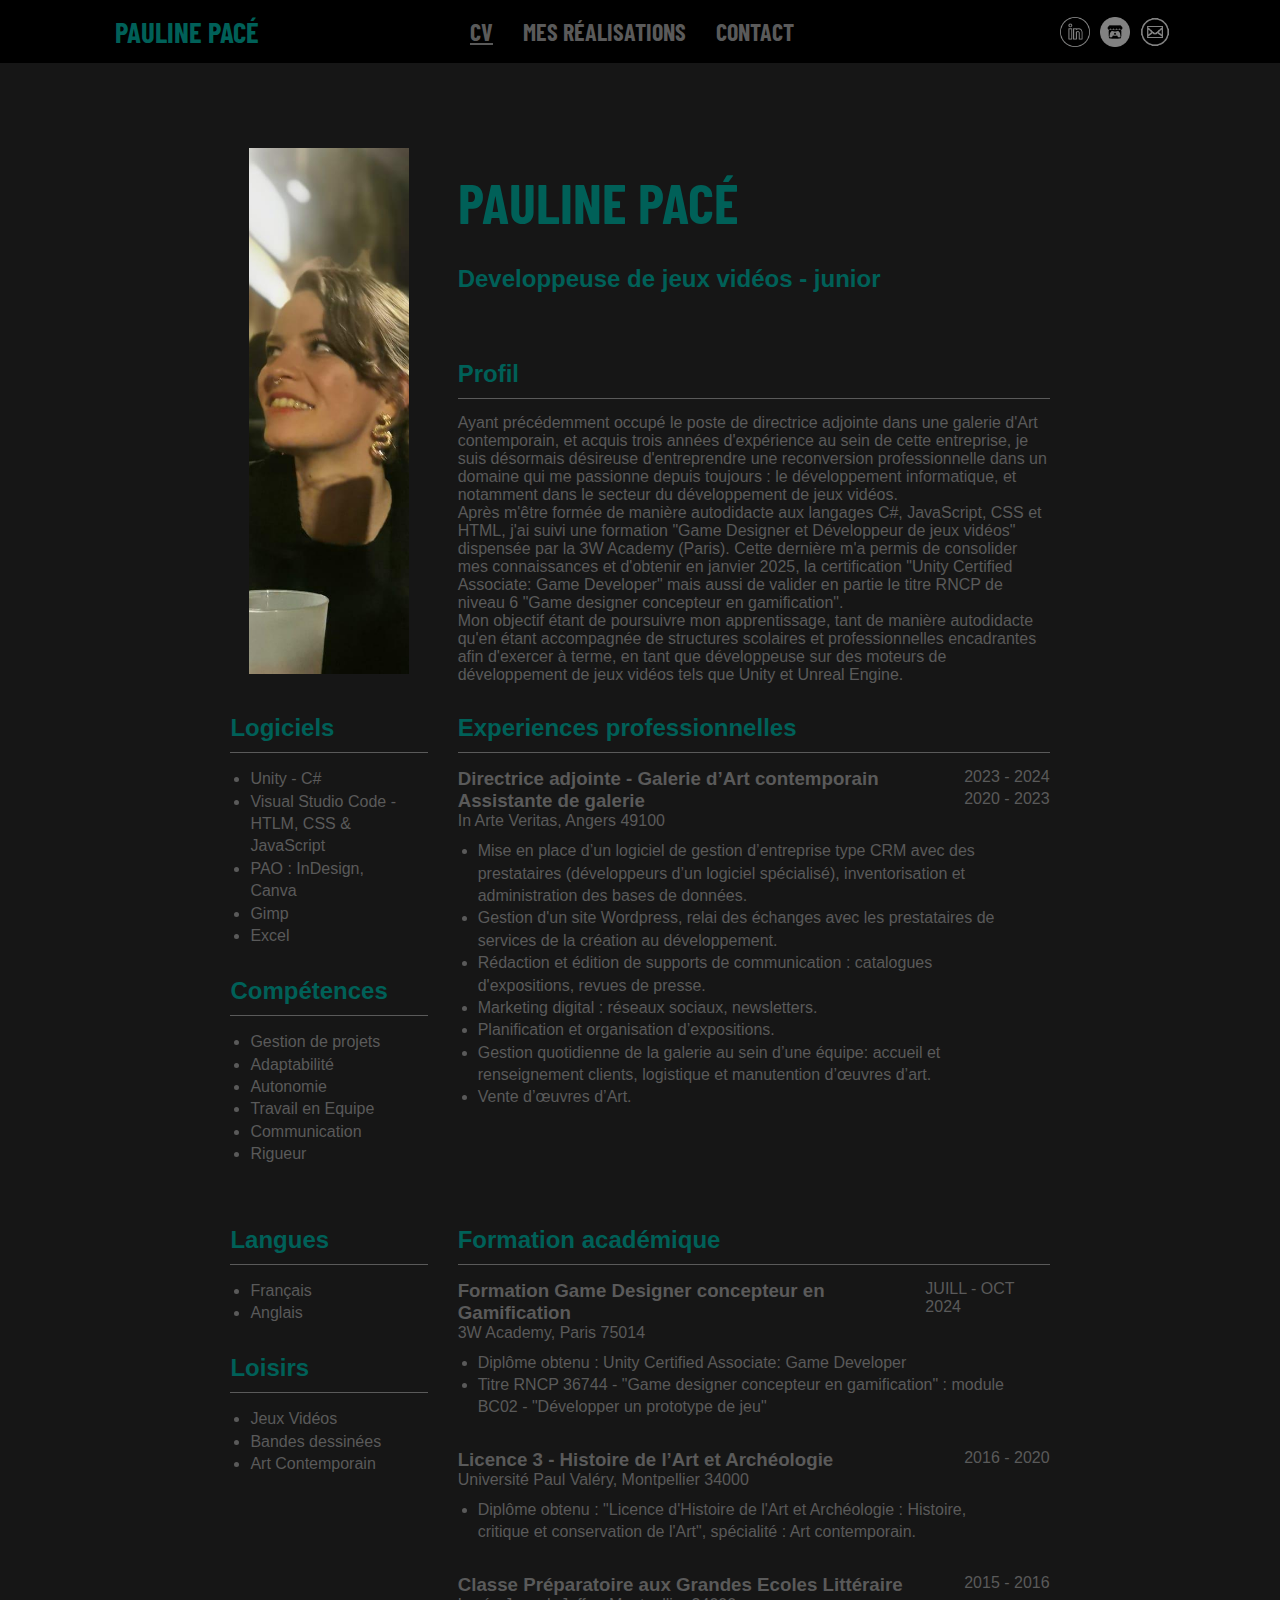
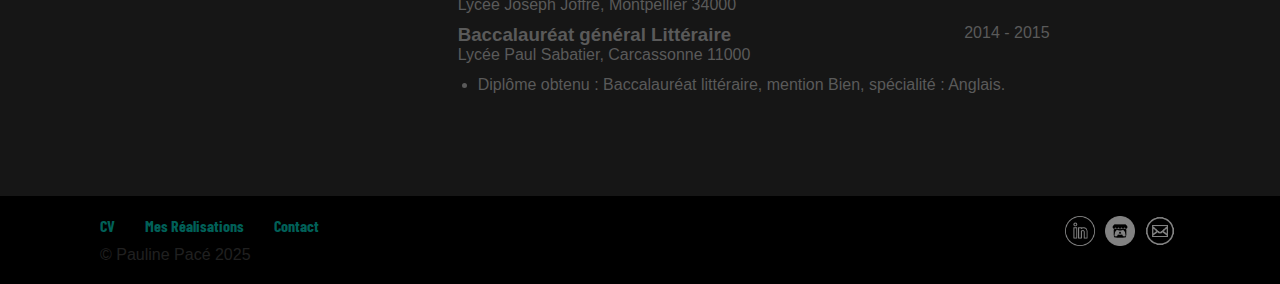
<file: index.html>
<!DOCTYPE html>
<html lang = "fr">

<head>
    <link rel="icon" type="image/png" href="Img/icon_soul_blue.png">
    
    <meta charset="utf-8">
    <link type ="text/css" rel="stylesheet" href ="style/WSstyle_general.css">
    <link type ="text/css" rel="stylesheet" href ="style/WSstyle_cv.css">

    <link rel="preconnect" href="https://fonts.googleapis.com">
    <link rel="preconnect" href="https://fonts.gstatic.com" crossorigin>
    <link href="https://fonts.googleapis.com/css2?family=Barlow+Condensed:ital,wght@0,100;0,200;0,300;0,400;0,500;0,600;0,700;0,800;0,900;1,100;1,200;1,300;1,400;1,500;1,600;1,700;1,800;1,900&family=Six+Caps&display=swap" rel="stylesheet">

    <link rel="preconnect" href="https://fonts.googleapis.com">
    <link rel="preconnect" href="https://fonts.gstatic.com" crossorigin>
    <link href="https://fonts.googleapis.com/css2?family=Mystery+Quest&display=swap" rel="stylesheet">

    <title> Mes réalisations </title>
</head>


<header>
    <div class="headerStyle">
        
    </div>
    
</header>

<body>
<nav>
<div class="navbar">
    <div id="logoNavBar"><p>Pauline Pacé</p></div> 
    <ul class="navList">
        <li id="pageActuelle"> <a href="index.html">CV</a></li> 
        <li> <a href="WS_Pprojets.html">Mes Réalisations</a></li> 
        <li>  <a href="WS_Pcontact.html">Contact</a></li> 
    </ul>
    <div class="socials">
        <a target="LinkedinWindow" href="https://www.linkedin.com/in/pauline-pace-4a2717242/"> <img src="Img/icon_linkedin_grey_circle_50px.png" alt="Page Linkedin" title="Logo Linkedin"/></a>
        <a target="Itch.ioWindow" href="https://lytheaa.itch.io/"> <img src="Img/icon_itchio_grey_circle_50px.png" alt="Page Itch.io" title="Page Itch.io"/></a>
        <a href=”mailto:pauline.pace97@gmail.com”> <img src= "Img/icon_email_grey_circle_50px.png" alt="Send Email" title="Email"/></a>
    </div>
</div> 
</nav>

<main> 
    <section>
        <article> 
            <div class="cvGrid">
                <div class="portrait"> <img src="Img/profil.jpg" alt="Photo Pauline Pace" title="Photo Pauline Pace"></div>
                <div class="Name"><h1> Pauline Pacé</h1>
                    <h2 id="Work"> Developpeuse de jeux vidéos - junior </h2></div>
                <div class="infos">
                    <h2> Profil</h2>
                    <p>Ayant précédemment occupé le poste de directrice adjointe dans une galerie d'Art contemporain, et acquis trois années d'expérience au sein de cette entreprise, je suis désormais désireuse d'entreprendre une reconversion professionnelle dans un domaine qui me passionne depuis toujours : le développement informatique, et notamment dans le secteur du développement de jeux vidéos.
                        <br>
                        Après m'être formée de manière autodidacte aux langages C#, JavaScript, CSS et HTML, j'ai suivi une formation "Game Designer et Développeur de jeux vidéos" dispensée par la 3W Academy (Paris). Cette dernière m'a permis de consolider mes connaissances et d'obtenir en janvier 2025, la certification "Unity Certified Associate: Game Developer" mais aussi de valider en partie le titre RNCP de niveau 6 "Game designer concepteur en gamification". 
                        <br>
                        Mon objectif étant de poursuivre mon apprentissage, tant de manière autodidacte qu'en étant accompagnée de structures scolaires et professionnelles encadrantes afin d'exercer à terme, en tant que développeuse sur des moteurs de développement de jeux vidéos tels que Unity et Unreal Engine.
                </p></div>
                    
                <div class="logiciels_competencesCV">
                   <div class="logicielsCV">
                        <h2>Logiciels</h2>
                        <ul> 
                            <li> Unity - C# </li>
                            <li> Visual Studio Code - HTLM, CSS & JavaScript </li>
                            <li> PAO : InDesign, Canva </li>
                            <li> Gimp </li>
                            <li> Excel </li>
                        </ul>
                    </div>
                        
                    <div class="competencesCV"> 
                        <h2>Compétences</h2>
                        <ul> 
                        <li> Gestion de projets </li>
                        <li> Adaptabilité </li>
                        <li> Autonomie </li>
                        <li> Travail en Equipe </li>
                        <li> Communication </li>
                        <li> Rigueur </li>
                        </ul> 
                    </div>
                </div>

                <div class="experiencesCV">
                    <h2> Experiences professionnelles </h2>
                    <div class="title_year"> <h3> Directrice adjointe - Galerie d’Art contemporain</h3>
                        <div class="years"><p>2023 - 2024</p></div>
                    </div>
                    <div class="title_year"><h3> Assistante de galerie</h3>
                        <div class="years"> <p>2020 - 2023</p></div>
                    </div>
                    <p class="place"> In Arte Veritas, Angers 49100 </p>
                    <ul class ="competencesExperiences">
                        <li> Mise en place d’un logiciel de gestion d’entreprise type CRM avec des prestataires (développeurs d’un logiciel spécialisé), inventorisation et administration des bases de données.
                        </li>
                        <li>Gestion d'un site Wordpress, relai des échanges avec les prestataires de services de la création au développement.
                        </li>
                        <li> Rédaction et édition de supports de communication : catalogues d'expositions, revues de presse.
                        </li>
                        <li> Marketing digital : réseaux sociaux, newsletters.
                        </li>
                        <li> Planification et organisation d’expositions.</li>
                        <li> Gestion quotidienne de la galerie au sein d’une équipe:  accueil et renseignement clients, logistique et manutention d’œuvres d’art.
                        </li>
                        <li> Vente d’œuvres d’Art.
                        </li> 
                    </ul>
                </div>

                <div class = "langues_loisirsCV">
                    <div class="languesCV"> 
                        <h2>Langues</h2>
                        <ul> 
                            <li> Français</li>
                            <li> Anglais </li>
                        </ul>
                    </div>

                    <div class="loisirsCV"> 
                        <h2>Loisirs</h2>
                        <ul> 
                            <li> Jeux Vidéos </li>
                            <li> Bandes dessinées </li>
                            <li> Art Contemporain </li>
                        </ul>
                    </div>
                </div>

                <div class="formation_academiqueCV">
                    <h2> Formation académique </h2>
                    
                    <div class="title_year"> 
                        <h3> Formation Game Designer concepteur en Gamification </h3>
                        <div class="years"><p>Juill - Oct 2024</p></div>
                    </div> 
                    <p class="place"> 3W Academy, Paris 75014 </p>
                    <ul class ="competencesExperiences">
                        <li> Diplôme obtenu : Unity Certified Associate: Game Developer</li> 
                        <li> Titre RNCP 36744 - "Game designer concepteur en gamification" : module BC02 - "Développer un prototype de jeu" </li> 
                    </ul>
                    
                    <div class="title_year"> 
                        <h3> Licence 3 - Histoire de l’Art et Archéologie</h3>
                        <div class="years"><p>2016 - 2020</p></div>
                    </div>
                        <p class="place"> Université Paul Valéry, Montpellier 34000 </p>
                        <ul class ="competencesExperiences">
                            <li> Diplôme obtenu : "Licence d'Histoire de l'Art et Archéologie : Histoire, critique et conservation de l'Art", spécialité : Art contemporain.</li>

                        </ul>

                    <div class="title_year"> 
                        <h3> Classe Préparatoire aux Grandes Ecoles Littéraire</h3>
                        <div class="years"><p>2015 - 2016</p></div>
                    </div>
                    <p class="place"> Lycée Joseph Joffre, Montpellier 34000 </p>
                    
                    <div class="title_year"> 
                        <h3> Baccalauréat général Littéraire</h3>
                        <div class="years"><p>2014 - 2015</p></div>
                    </div>
                    <p class="place"> Lycée Paul Sabatier, Carcassonne 11000 </p>
                    <ul class ="competencesExperiences">
                        <li> Diplôme obtenu : Baccalauréat littéraire, mention Bien, spécialité : Anglais.</li>
                    </ul>
                </div>

    
            </div>
        </article>

    </section>

    <section>

    </section>

</main>


<footer>
    <div class="footerZone"> 
    <div> <ul class="footerList">
        <li> <a href="index.html">CV</a></li> 
        <li> <a href="WS_Pprojets.html">Mes Réalisations</a></li> 
        <li>  <a href="WS_Pcontact.html">Contact</a></li> 

    </ul></div>
    <div class="socials">
        <a href="https://www.linkedin.com/in/pauline-pace-4a2717242/"> <img src="Img/icon_linkedin_grey_circle_50px.png" alt="Page Linkedin" title="Logo Linkedin"/></a>
        <a href="https://lytheaa.itch.io/"> <img src="Img/icon_itchio_grey_circle_50px.png" alt="Page Itch.io" title="Page Itch.io"/></a>
        <a href=”mailto:pauline.pace97@gmail.com”> <img src= "Img/icon_email_grey_circle_50px.png" alt="Send Email" title="Email"/></a>
       
    </div>
</div>
    <div id="CopyrightZone"><p>© Pauline Pacé 2025</p></div>
</footer>

</body>
</html>
</file>
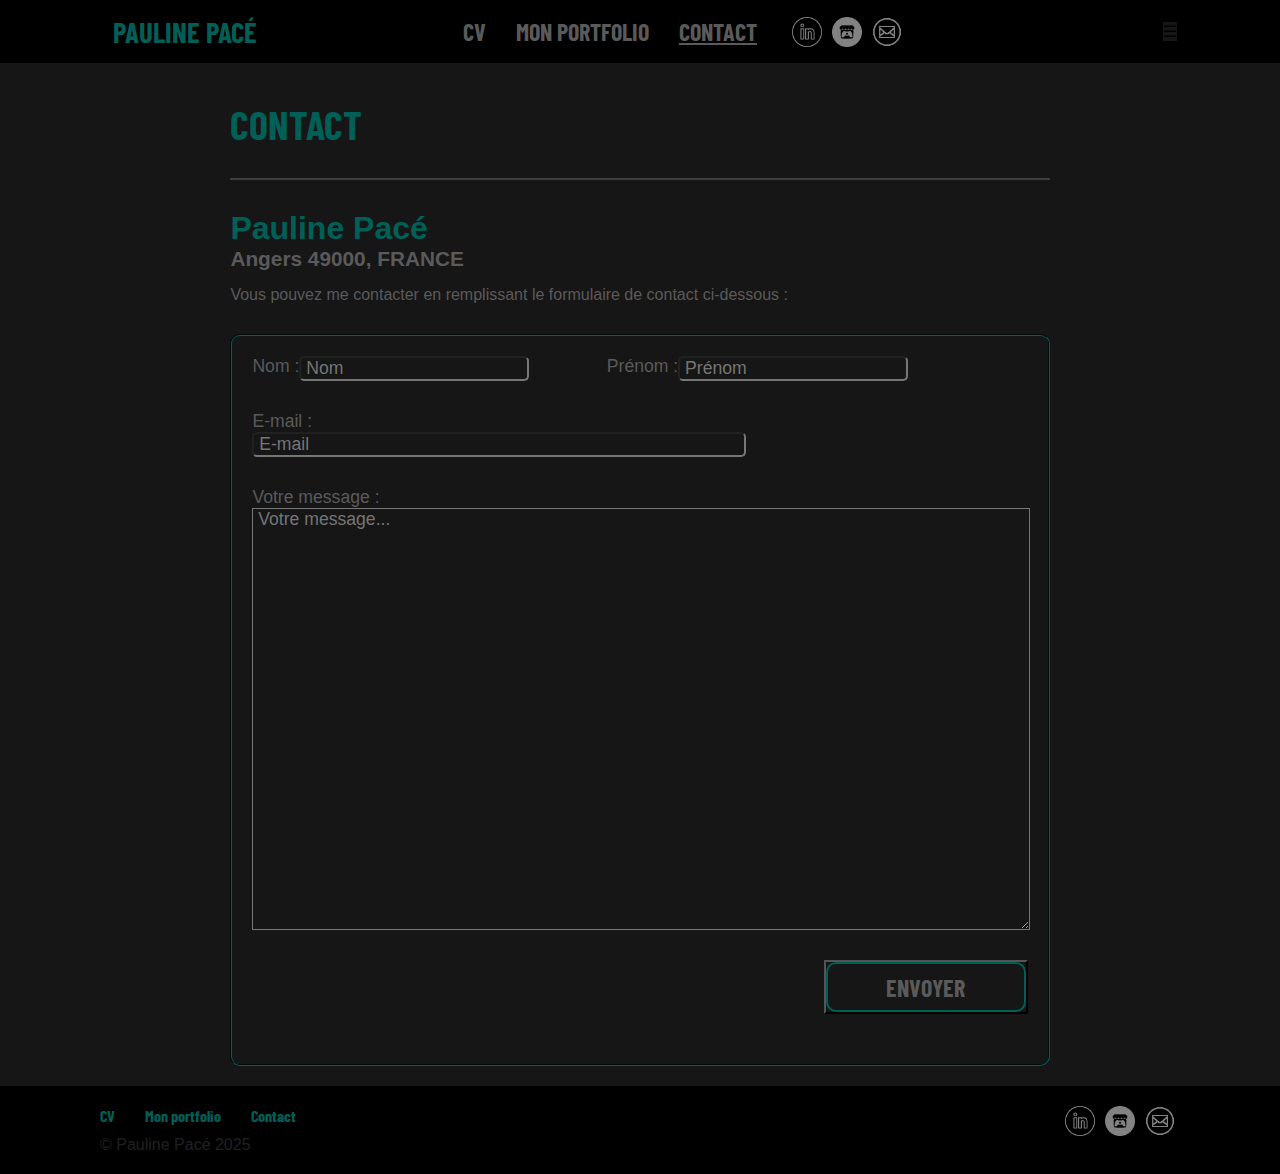
<file: contact.html>
<!DOCTYPE html>
<html lang = "fr">

<head>
    <link rel="icon" type="image/png" href="Img/icon_soul_blue.png">
    <meta charset="utf-8">
    <link type ="text/css" rel="stylesheet" href ="style/WSstyle_general.css">
    <link type ="text/css" rel="stylesheet" href ="style/WSstyle_contact.css">

    <link rel="preconnect" href="https://fonts.googleapis.com">
    <link rel="preconnect" href="https://fonts.gstatic.com" crossorigin>
    <link href="https://fonts.googleapis.com/css2?family=Barlow+Condensed:ital,wght@0,100;0,200;0,300;0,400;0,500;0,600;0,700;0,800;0,900;1,100;1,200;1,300;1,400;1,500;1,600;1,700;1,800;1,900&family=Six+Caps&display=swap" rel="stylesheet">

    <link rel="preconnect" href="https://fonts.googleapis.com">
    <link rel="preconnect" href="https://fonts.gstatic.com" crossorigin>
    <link href="https://fonts.googleapis.com/css2?family=Mystery+Quest&display=swap" rel="stylesheet">

    <meta name="viewport" content="width=device-width, initial-scale=1.0">

    <title> Mes réalisations </title>
</head>


<header>
    <div class="headerStyle">
        
    </div>
    
</header>

<body>
    <nav>
        <div class="navbar">
            <div id="logoNavBar"><p>Pauline Pacé</p></div> 
            
            <ul class="navList">
                <li> <a href="index.html">CV</a></li> 
                <li> <a href="portfolio.html">Mon portfolio</a></li> 
                <li id="pageActuelle">  <a href="contact.html">Contact</a></li>         
                <div class="socials">
                    <a target="LinkedinWindow" href="https://www.linkedin.com/in/pauline-pace-4a2717242/"> <img src="Img/icon_linkedin_grey_circle_50px.png" alt="Page Linkedin" title="Logo Linkedin"/></a>
                    <a target="Itch.ioWindow" href="https://lytheaa.itch.io/"> <img src="Img/icon_itchio_grey_circle_50px.png" alt="Page Itch.io" title="Page Itch.io"/></a>
                    <a href=”mailto:pauline.pace97@gmail.com”> <img src= "Img/icon_email_grey_circle_50px.png" alt="Send Email" title="Email"/></a>
                </div>
            </ul>
            <label id ="burger">☰</label>
            
        </div> 
        </nav>

<main> 
    
    <h1> Contact</h1>
    <section>
        <article> 
           <div class="texteContact">
            <h2> Pauline Pacé </h2>
            <h3> Angers 49000, FRANCE</h3>
            <p> Vous pouvez me contacter en remplissant le formulaire de contact ci-dessous :</p>
            </div>
        </article>

    </section>

    <section>
       <form name="contact" action="https://api.web3forms.com/submit" method="POST">
        <input type="hidden" name="access_key" value="633ddd94-1d79-4069-ae97-c9c51da647ee">
           
            <fieldset class="formulaire"> 
                <div class="nomPrenom">
                    <label for="nom"> <p> Nom : </p> </label> <input type="text" name="nom" id="nom" placeholder=" Nom" size="23" maxlength="20"  required>
                    <label for="prenom"> <p>Prénom : </p> </label> <input type="text" name="prenom" id="prenom" placeholder=" Prénom" size="23" maxlength="20" required>
                </div>
                <div>
                    <label for="email"> <p>E-mail :</p> </label> <input type="email" name="e-mail" id="email" placeholder=" E-mail" size="50" maxlength="50" required> 
                </div>
                <div class="message">
                    <label for="message"><p> Votre message : </p> </label> <textarea name="message" id="message" placeholder=" Votre message..." rows="20" cols="50" maxlength="500" wrap="hard"></textarea>
                </div>
                <div class="buttonSend"> <button class="buttonStyle"><input type="submit" value="Envoyer"> </button></div>
            </fieldset> 
        </form>
        </div>
    </section>

</main>


<footer>
    <div class="footerZone"> 
    <div> <ul class="footerList">
        <li> <a href="index.html">CV</a></li> 
        <li> <a href="portfolio.html">Mon portfolio</a></li> 
        <li>  <a href="contact.html">Contact</a></li> 

    </ul></div>
    <div class="socials">
        <a target="LinkedinWindow" href="https://www.linkedin.com/in/pauline-pace-4a2717242/"> <img src="Img/icon_linkedin_grey_circle_50px.png" alt="Page Linkedin" title="Logo Linkedin"/></a>
        <a target="Itch.ioWindow" href="https://lytheaa.itch.io/"> <img src="Img/icon_itchio_grey_circle_50px.png" alt="Page Itch.io" title="Page Itch.io"/></a>
        <a href=”mailto:pauline.pace97@gmail.com”> <img src= "Img/icon_email_grey_circle_50px.png" alt="Send Email" title="Email"/></a>
       
    </div>
</div>
    <div id="CopyrightZone"><p>© Pauline Pacé 2025</p></div>
     </footer>

</body>
<script> 
    const menuBurger = document.querySelector("#burger")
    const navList = document.querySelector(".navList")

    menuBurger.addEventListener('click',()=>{
    navList.classList.toggle('mobile-menu')
    })
</script> 

</html>
</file>
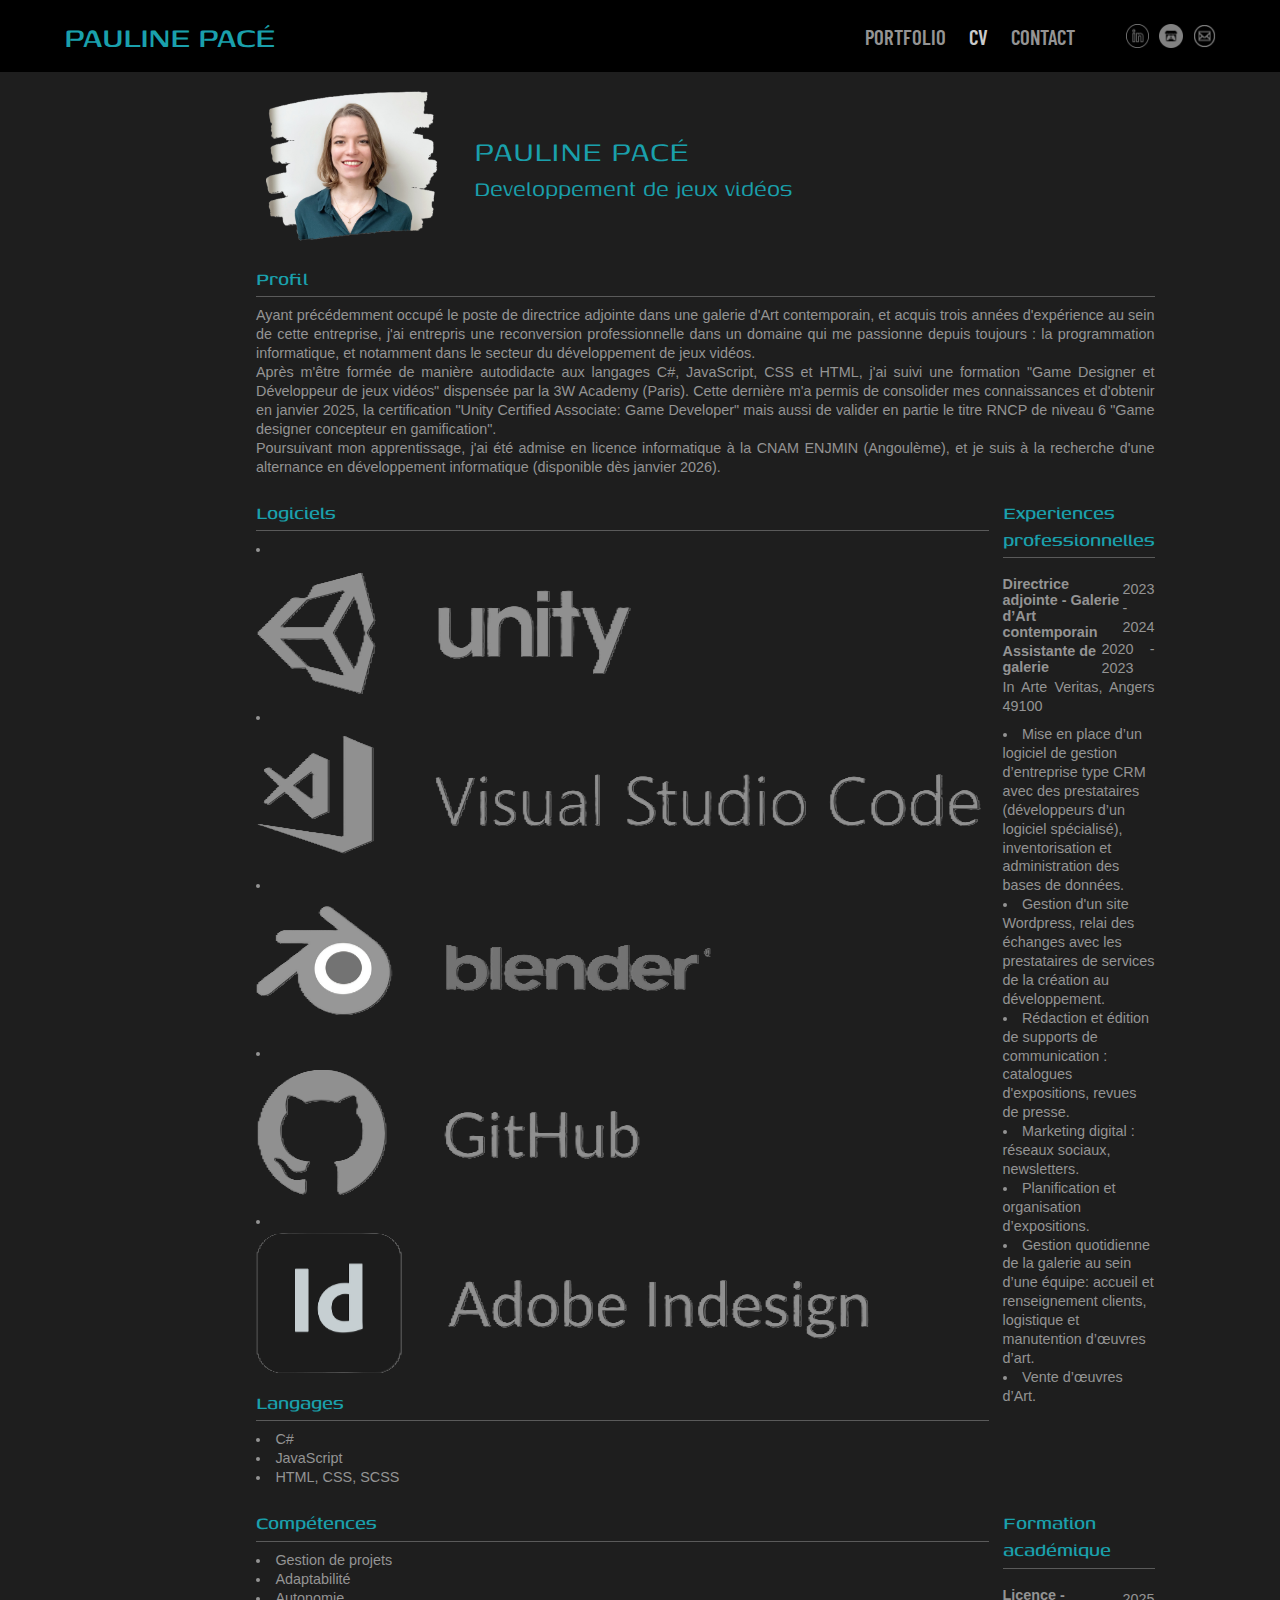
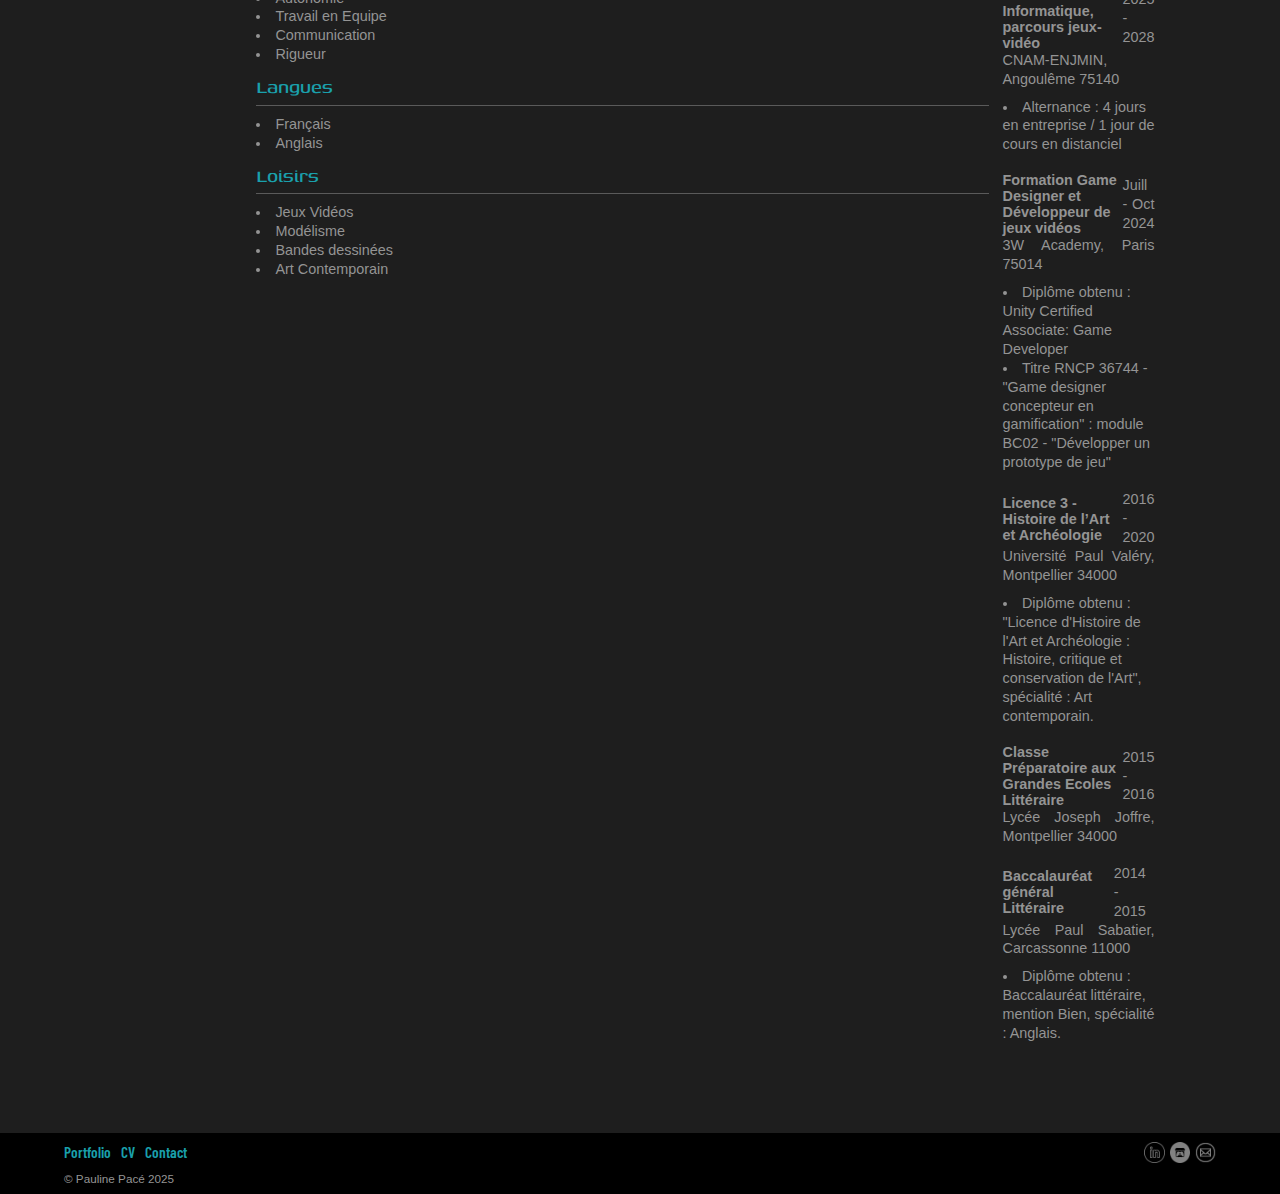
<file: cv.html>
<!DOCTYPE html>
<html lang = "fr">

<head>
<meta charset="utf-8">

<link rel="icon" type="image/png" href="WS_img/WS_icons/icon_soul_blue.png">


<link type ="text/css" rel="stylesheet" href ="WS_style/WS_style_general.css">
<link type ="text/css" rel="stylesheet" href ="WS_style/WS_style_CV.css">

<link rel="preconnect" href="https://fonts.googleapis.com">
<link rel="preconnect" href="https://fonts.gstatic.com" crossorigin>
<link href="https://fonts.googleapis.com/css2?family=Barlow+Condensed:ital,wght@0,100;0,200;0,300;0,400;0,500;0,600;0,700;0,800;0,900;1,100;1,200;1,300;1,400;1,500;1,600;1,700;1,800;1,900&family=Six+Caps&display=swap" rel="stylesheet">

    <link rel="preconnect" href="https://fonts.googleapis.com">
    <link rel="preconnect" href="https://fonts.gstatic.com" crossorigin>
    <link href="https://fonts.googleapis.com/css2?family=Goldman:wght@400;700&display=swap" rel="stylesheet">

    <link rel="preconnect" href="https://fonts.googleapis.com">
    <link rel="preconnect" href="https://fonts.gstatic.com" crossorigin>
    <link href="https://fonts.googleapis.com/css2?family=Genos:ital,wght@0,100..900;1,100..900&display=swap" rel="stylesheet">

<meta name="viewport" content="width=device-width, initial-scale=1.0">

<title> CV </title>
</head>

<body> 
<header>
    <nav> 
        <div id="navBar">
        <a id="navLogo" target="_self" href="index.html"> Pauline Pacé </a>
        <div class="navMenu">
        <ol class="navList">
            <li> <a href="portfolio.html">Portfolio</a></li>
            <li id ="pageActuelle"> <a href="cv.html">CV</a></li>
            <li> <a href="contact.html">Contact</a></li>
        </ol>

        <ol class="navSocials">
            <li> <a target="LinkedinWindow" href="https://www.linkedin.com/in/pauline-pace-4a2717242/"> <img src="WS_img/WS_icons/icon_linkedin_grey_circle_50px.png" alt="Page Linkedin" title="Logo Linkedin"/></a></li>
            <li><a target="Itch.ioWindow" href="https://lytheaa.itch.io/"> <img src="WS_img/WS_icons/icon_itchio_grey_circle_50px.png" alt="Page Itch.io" title="Page Itch.io"/></a></li>
            <li> <a href=”mailto:pauline.pace97@gmail.com”> <img src= "WS_img/WS_icons/icon_email_grey_circle_50px.png" alt="Send Email" title="Email"/></a> </li>
        </ol>
        </div>
        <label id ="burger" alt="menu mobile">☰</label>
        </div>
    </nav>
</header>

<main> 
    
    <article> 
        <div class="cvGrid">
            <div class= "enTeteCvGrid">
                <div id="portrait"> 
                    <img src="WS_img/WS_pics/profil4.png" alt="Photo Pauline Pace" title="Photo Pauline Pace">
                </div>

                <div class="titleCvGrid">
                    <h1 id="Name"> Pauline Pacé</h1>
                    <h1 id="Work"> Developpement de jeux vidéos </h1>
                </div>
            </div>

            <div class="resumeCvGrid">
                    <h2> Profil</h2>

                        <p>Ayant précédemment occupé le poste de directrice adjointe dans une galerie d'Art contemporain, et acquis trois années d'expérience au sein de cette entreprise, j'ai entrepris une reconversion professionnelle dans un domaine qui me passionne depuis toujours : la programmation informatique, et notamment dans le secteur du développement de jeux vidéos.
                        <br>
                        Après m'être formée de manière autodidacte aux langages C#, JavaScript, CSS et HTML, j'ai suivi une formation "Game Designer et Développeur de jeux vidéos" dispensée par la 3W Academy (Paris). Cette dernière m'a permis de consolider mes connaissances et d'obtenir en janvier 2025, la certification "Unity Certified Associate: Game Developer" mais aussi de valider en partie le titre RNCP de niveau 6 "Game designer concepteur en gamification". 
                        <br>
                        Poursuivant mon apprentissage, j'ai été admise en licence informatique à la CNAM ENJMIN (Angoulème), et je suis à la recherche d'une alternance en développement informatique (disponible dès janvier 2026).
                    </p>

            </div>
                    
            <div class="logicielsLangagesCvGrid">
                <div class="logicielsCV">
                    <h2>Logiciels</h2>
                    <ul>
                        <li> <img src="WS_img/WS_icons/icon_unityG.png" alt="Unity" title="Unity"> </li>
                        <li> <img src="WS_img/WS_icons/icon_VisualStudioCode.png" alt="Visual Studio Code" title="Visual Studio Code"> </li>
                        <li> <img src="WS_img/WS_icons/icon_blender.png" alt="Blender" title="Blender"> </li>
                        <li> <img src="WS_img/WS_icons/icon_GitHub.png" alt="GitHub" title="GitHub"> </li>
                        <li> <img src="WS_img/WS_icons/icon_indd.png" alt="InDesign" title="InDesign"> </li>
                    </ul>
                </div>

                <div class="langagesInfoCV">
                    <h2>Langages</h2>
                    <ul>
                        <li> C# </li>
                        <li> JavaScript </li>
                        <li> HTML, CSS, SCSS </li>
                    </ul>
                </div>



            </div>

            <div class="experiencesCvGrid">
                <h2> Experiences professionnelles </h2>
                    
                    <div class="titleYear"> <h3> Directrice adjointe - Galerie d’Art contemporain</h3>
                        <div class="years">
                            <p>2023 - 2024</p>
                        </div>
                    </div>

                    <div class="titleYear" id="galerieSpecialCvGrid">
                        <h3> Assistante de galerie</h3>

                        <div class="years"> 
                            <p>2020 - 2023</p>
                        </div>
                    </div>

                    <p class="place"> In Arte Veritas, Angers 49100 </p>

                    <ul class ="competencesExperiences">
                        <li> Mise en place d’un logiciel de gestion d’entreprise type CRM avec des prestataires (développeurs d’un logiciel spécialisé), inventorisation et administration des bases de données.
                        </li>
                        <li>Gestion d'un site Wordpress, relai des échanges avec les prestataires de services de la création au développement.
                        </li>
                        <li> Rédaction et édition de supports de communication : catalogues d'expositions, revues de presse.
                        </li>
                        <li> Marketing digital : réseaux sociaux, newsletters.
                        </li>
                        <li> Planification et organisation d’expositions.</li>
                        <li> Gestion quotidienne de la galerie au sein d’une équipe:  accueil et renseignement clients, logistique et manutention d’œuvres d’art.
                        </li>
                        <li> Vente d’œuvres d’Art.
                        </li> 
                    </ul>

                </div>

            <div class="competenceslanguesLoisirsCvGrid">

                <div class="competencesCV">
                    <h2>Compétences</h2>

                    <ul>
                        <li> Gestion de projets </li>
                        <li> Adaptabilité </li>
                        <li> Autonomie </li>
                        <li> Travail en Equipe </li>
                        <li> Communication </li>
                        <li> Rigueur </li>
                    </ul>

                </div>


                <div class="languesCV">
                    <h2>Langues</h2>
                    <ul>
                        <li> Français</li>
                        <li> Anglais </li>
                    </ul>
                </div>

                <div class="loisirsCV">
                    <h2>Loisirs</h2>
                    <ul>
                        <li> Jeux Vidéos </li>
                        <li> Modélisme </li>
                        <li> Bandes dessinées </li>
                        <li> Art Contemporain </li>
                    </ul>
                </div>
            </div>

                <div class="formationCvGrid">
                    <h2> Formation académique </h2>

                   <div class="titleYear"> 
                        <h3> Licence - Informatique, parcours jeux-vidéo </h3>
                        <div class="years"><p>2025 - 2028</p></div>
                    </div> 
                    <p class="place"> CNAM-ENJMIN, Angoulême 75140 </p>
                    <ul class ="competencesExperiences">
                        <li>  Alternance : 4 jours en entreprise / 1 jour de cours en distanciel</li> 
                    </ul>

                    
                    <div class="titleYear"> 
                        <h3> Formation Game Designer et Développeur de jeux vidéos </h3>
                        <div class="years"><p>Juill - Oct 2024</p></div>
                    </div> 
                    <p class="place"> 3W Academy, Paris 75014 </p>
                    <ul class ="competencesExperiences">
                        <li> Diplôme obtenu : Unity Certified Associate: Game Developer</li> 
                        <li> Titre RNCP 36744 - "Game designer concepteur en gamification" : module BC02 - "Développer un prototype de jeu" </li> 
                    </ul>
                    
                    <div class="titleYear"> 
                        <h3> Licence 3 - Histoire de l’Art et Archéologie</h3>
                        <div class="years"><p>2016 - 2020</p></div>
                    </div>
                        <p class="place"> Université Paul Valéry, Montpellier 34000 </p>
                        <ul class ="competencesExperiences">
                            <li> Diplôme obtenu : "Licence d'Histoire de l'Art et Archéologie : Histoire, critique et conservation de l'Art", spécialité : Art contemporain.</li>

                        </ul>

                    <div class="titleYear"> 
                        <h3> Classe Préparatoire aux Grandes Ecoles Littéraire</h3>
                        <div class="years"><p>2015 - 2016</p></div>
                    </div>
                    <p class="place"> Lycée Joseph Joffre, Montpellier 34000 </p>
                    
                    <div class="titleYear"> 
                        <h3> Baccalauréat général Littéraire</h3>
                        <div class="years"><p>2014 - 2015</p></div>
                    </div>
                    <p class="place"> Lycée Paul Sabatier, Carcassonne 11000 </p>
                    <ul class ="competencesExperiences">
                        <li> Diplôme obtenu : Baccalauréat littéraire, mention Bien, spécialité : Anglais.</li>
                    </ul>
                </div>

    
        </div>

    </article>
</main>

<footer> 
    <div class= "footerMenu"> 
        <ol class="footerList">
            <li> <a href="portfolio.html">Portfolio</a></li>
            <li> <a href="cv.html">CV</a></li>
            <li> <a href="contact.html">Contact</a></li>
        </ol>

        <ol class="footerSocials">
            <li> <a target="LinkedinWindow" href="https://www.linkedin.com/in/pauline-pace-4a2717242/"> <img src="WS_img/WS_icons/icon_linkedin_grey_circle_50px.png" alt="Page Linkedin" title="Logo Linkedin"/></a></li>
            <li><a target="Itch.ioWindow" href="https://lytheaa.itch.io/"> <img src="WS_img/WS_icons/icon_itchio_grey_circle_50px.png" alt="Page Itch.io" title="Page Itch.io"/></a></li>
            <li> <a href=”mailto:pauline.pace97@gmail.com”> <img src= "WS_img/WS_icons/icon_email_grey_circle_50px.png" alt="Send Email" title="Email"/></a> </li>
        </ol>   
    </div>
    <p class="copyrightZone"> © Pauline Pacé 2025 </p>

</footer>

</body>

<script src ="WS_JS/WS_JS_general.js"></script> 

</html>
</file>
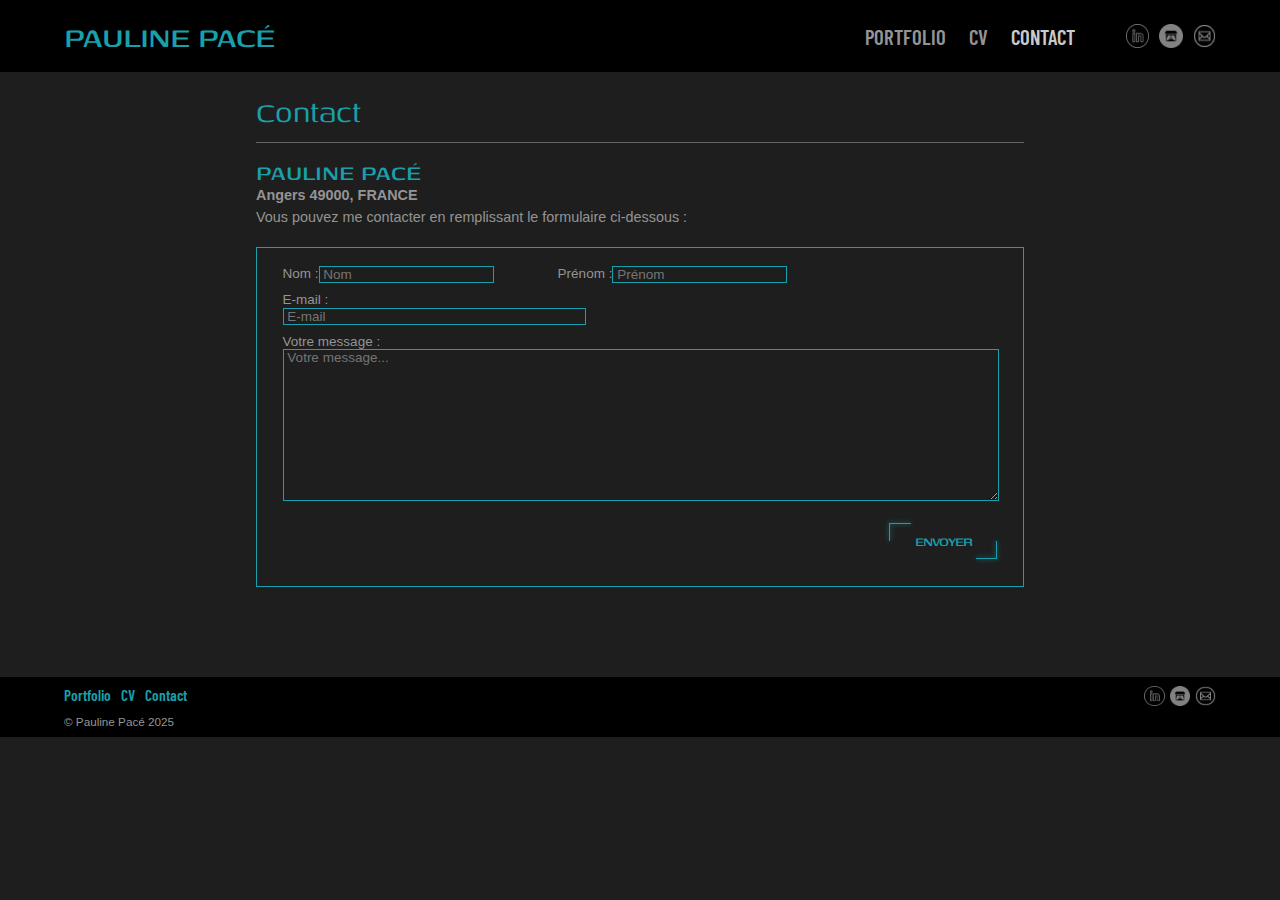
<file: WS_contact.html>
<!DOCTYPE html>
<html lang = "fr">

<head>
<meta charset="utf-8">

<link rel="icon" type="image/png" href="WS_img/WS_icons/icon_soul_blue.png">


<link type ="text/css" rel="stylesheet" href ="WS_style/WS_style_general.css">
<link type="text/css" rel="stylesheet" href ="WS_style/WS_style_contact.css">

<link rel="preconnect" href="https://fonts.googleapis.com">
<link rel="preconnect" href="https://fonts.gstatic.com" crossorigin>
<link href="https://fonts.googleapis.com/css2?family=Barlow+Condensed:ital,wght@0,100;0,200;0,300;0,400;0,500;0,600;0,700;0,800;0,900;1,100;1,200;1,300;1,400;1,500;1,600;1,700;1,800;1,900&family=Six+Caps&display=swap" rel="stylesheet">

    <link rel="preconnect" href="https://fonts.googleapis.com">
    <link rel="preconnect" href="https://fonts.gstatic.com" crossorigin>
    <link href="https://fonts.googleapis.com/css2?family=Goldman:wght@400;700&display=swap" rel="stylesheet">

    <link rel="preconnect" href="https://fonts.googleapis.com">
    <link rel="preconnect" href="https://fonts.gstatic.com" crossorigin>
    <link href="https://fonts.googleapis.com/css2?family=Genos:ital,wght@0,100..900;1,100..900&display=swap" rel="stylesheet">

<meta name="viewport" content="width=device-width, initial-scale=1.0">

<title> Contact </title>
</head>

<body> 
<header>
    <nav> 
        <div id="navBar">
        <a id="navLogo" target="Accueil" href="WS_index.html"> Pauline Pacé </a>
        <div class="navMenu">
        <ol class="navList">
            <li> <a href="WS_portfolio.html">Portfolio</a></li>
            <li> <a href="WS_cv.html">CV</a></li>
            <li id ="pageActuelle"> <a href="WS_contact.html">Contact</a></li>
        </ol>

        <ol class="navSocials">
            <li> <a target="LinkedinWindow" href="https://www.linkedin.com/in/pauline-pace-4a2717242/"> <img src="WS_img/WS_icons/icon_linkedin_grey_circle_50px.png" alt="Page Linkedin" title="Logo Linkedin"/></a></li>
            <li><a target="Itch.ioWindow" href="https://lytheaa.itch.io/"> <img src="WS_img/WS_icons/icon_itchio_grey_circle_50px.png" alt="Page Itch.io" title="Page Itch.io"/></a></li>
            <li> <a href=”mailto:pauline.pace97@gmail.com”> <img src= "WS_img/WS_icons/icon_email_grey_circle_50px.png" alt="Send Email" title="Email"/></a> </li>
        </ol>
        </div>
        <label id ="burger" alt="menu mobile">☰</label>
        </div>
    </nav>
</header>

<main> 
    <h1> Contact</h1>
    <section>
        <article> 
           <div class="texteContact">
            <h2> Pauline Pacé </h2>
            <h3> Angers 49000, FRANCE</h3>
            <p> Vous pouvez me contacter en remplissant le formulaire ci-dessous :</p>
            </div>
        </article>

    </section>

    <section>
        <article>
       <form name="contact" action="https://api.web3forms.com/submit" method="POST">
        <input type="hidden" name="access_key" value="633ddd94-1d79-4069-ae97-c9c51da647ee">
           
            <fieldset class="formulaire"> 
                <div class="nomPrenom">
                    <label for="nom"> <p> Nom : </p> </label> <input type="text" name="nom" id="nom" placeholder=" Nom" size="23" maxlength="20"  required>
                    <label for="prenom"> <p>Prénom : </p> </label> <input type="text" name="prenom" id="prenom" placeholder=" Prénom" size="23" maxlength="20" required>
                </div>
                <div class="email">
                    <label for="email"> <p>E-mail :</p> </label> <input type="email" name="e-mail" id="email" placeholder=" E-mail" size="40" maxlength="50" required> 
                </div>
                <div class="message">
                    <label for="message"><p> Votre message : </p> </label> <textarea name="message" id="message" placeholder=" Votre message..." rows="10" cols="40" maxlength="500" wrap="hard"></textarea>
                </div>

                <div class="containerButtonSend"> 
                    <button class="buttonNeon btnNeonGameGrid" input type="submit" value="Envoyer"><span>Envoyer</span></button></a>
                </div>

            </fieldset> 
        </form>
        </div>
        </article>
    </section>

</main>

<footer> 
    <div class= "footerMenu"> 
        <ol class="footerList">
            <li> <a href="WS_portfolio.html">Portfolio</a></li>
            <li> <a href="WS_cv.html">CV</a></li>
            <li> <a href="WS_contact.html">Contact</a></li>
        </ol>

        <ol class="footerSocials">
            <li> <a target="LinkedinWindow" href="https://www.linkedin.com/in/pauline-pace-4a2717242/"> <img src="WS_img/WS_icons/icon_linkedin_grey_circle_50px.png" alt="Page Linkedin" title="Logo Linkedin"/></a></li>
            <li><a target="Itch.ioWindow" href="https://lytheaa.itch.io/"> <img src="WS_img/WS_icons/icon_itchio_grey_circle_50px.png" alt="Page Itch.io" title="Page Itch.io"/></a></li>
            <li> <a href=”mailto:pauline.pace97@gmail.com”> <img src= "WS_img/WS_icons/icon_email_grey_circle_50px.png" alt="Send Email" title="Email"/></a> </li>
        </ol>   
    </div>
    <p class="copyrightZone"> © Pauline Pacé 2025 </p>

</footer>

</body>

<script src ="WS_JS/WS_JS_general.js"></script> 

</html>
</file>
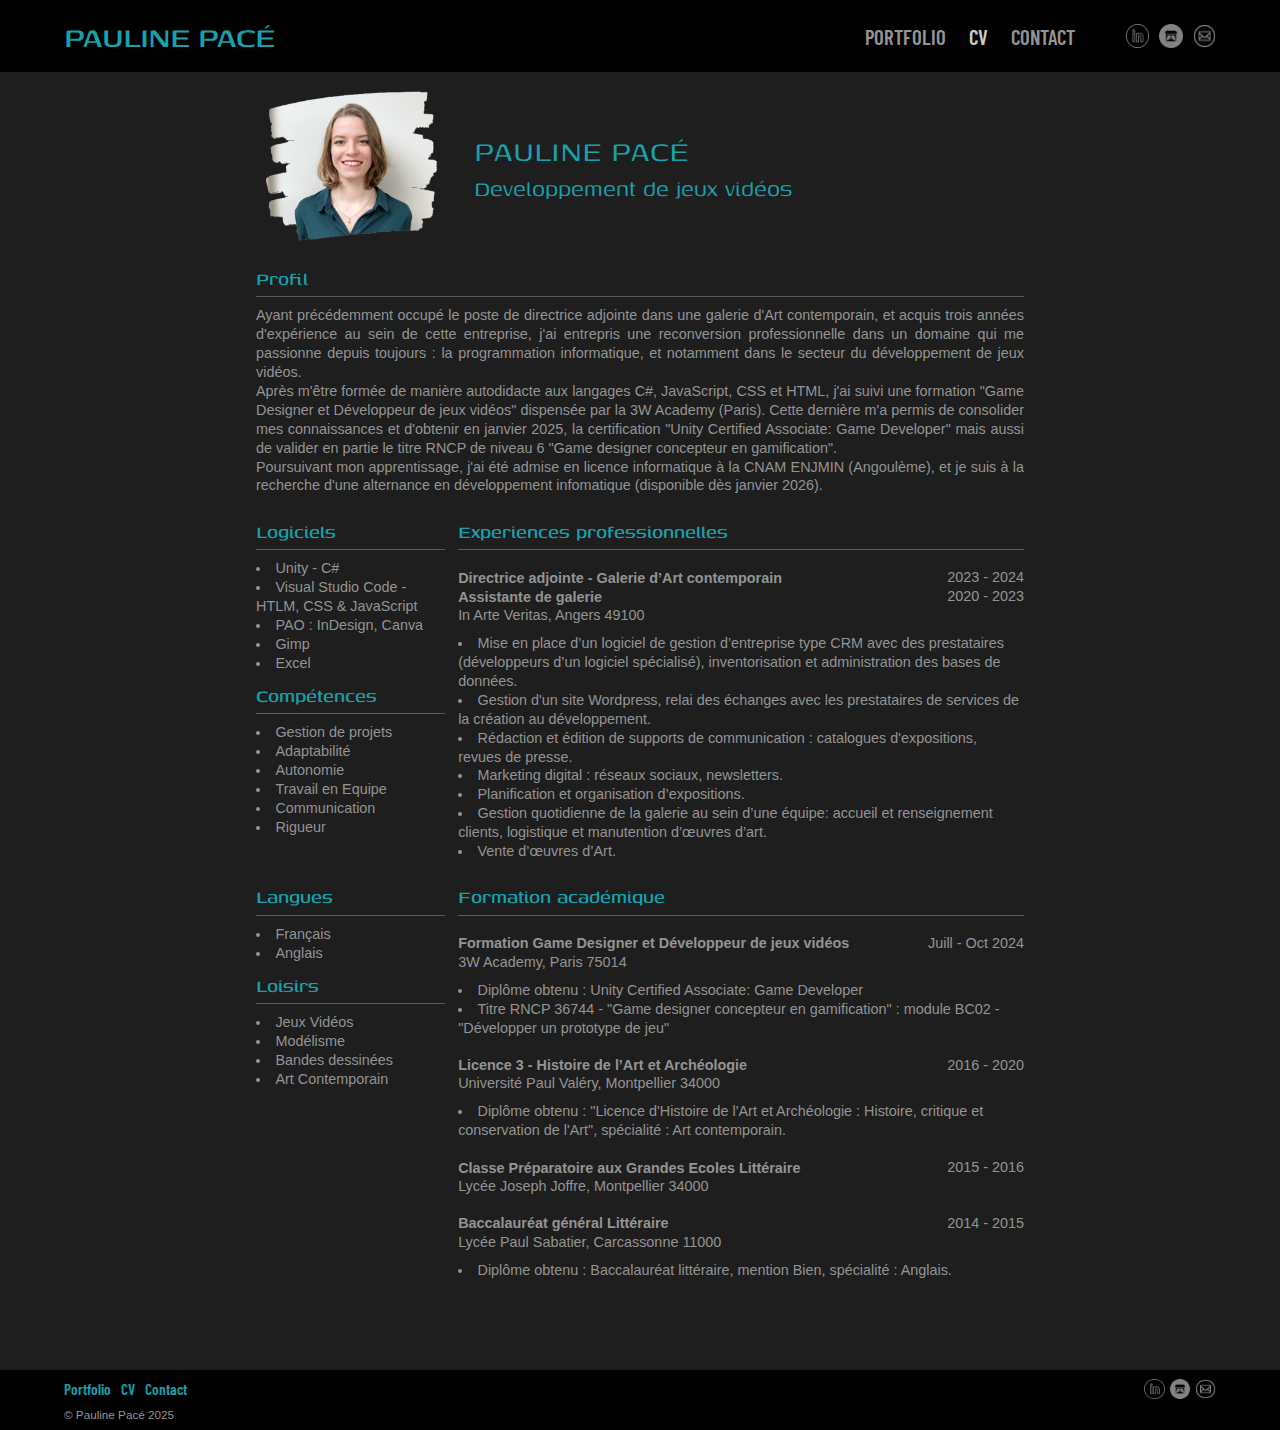
<file: WS_cv.html>
<!DOCTYPE html>
<html lang = "fr">

<head>
<meta charset="utf-8">

<link rel="icon" type="image/png" href="WS_img/WS_icons/icon_soul_blue.png">


<link type ="text/css" rel="stylesheet" href ="WS_style/WS_style_general.css">
<link type ="text/css" rel="stylesheet" href ="WS_style/WS_style_CV.css">

<link rel="preconnect" href="https://fonts.googleapis.com">
<link rel="preconnect" href="https://fonts.gstatic.com" crossorigin>
<link href="https://fonts.googleapis.com/css2?family=Barlow+Condensed:ital,wght@0,100;0,200;0,300;0,400;0,500;0,600;0,700;0,800;0,900;1,100;1,200;1,300;1,400;1,500;1,600;1,700;1,800;1,900&family=Six+Caps&display=swap" rel="stylesheet">

    <link rel="preconnect" href="https://fonts.googleapis.com">
    <link rel="preconnect" href="https://fonts.gstatic.com" crossorigin>
    <link href="https://fonts.googleapis.com/css2?family=Goldman:wght@400;700&display=swap" rel="stylesheet">

    <link rel="preconnect" href="https://fonts.googleapis.com">
    <link rel="preconnect" href="https://fonts.gstatic.com" crossorigin>
    <link href="https://fonts.googleapis.com/css2?family=Genos:ital,wght@0,100..900;1,100..900&display=swap" rel="stylesheet">

<meta name="viewport" content="width=device-width, initial-scale=1.0">

<title> CV </title>
</head>

<body> 
<header>
    <nav> 
        <div id="navBar">
        <a id="navLogo" target="_self" href="WS_index.html"> Pauline Pacé </a>
        <div class="navMenu">
        <ol class="navList">
            <li> <a href="WS_portfolio.html">Portfolio</a></li>
            <li id ="pageActuelle"> <a href="WS_cv.html">CV</a></li>
            <li> <a href="WS_contact.html">Contact</a></li>
        </ol>

        <ol class="navSocials">
            <li> <a target="LinkedinWindow" href="https://www.linkedin.com/in/pauline-pace-4a2717242/"> <img src="WS_img/WS_icons/icon_linkedin_grey_circle_50px.png" alt="Page Linkedin" title="Logo Linkedin"/></a></li>
            <li><a target="Itch.ioWindow" href="https://lytheaa.itch.io/"> <img src="WS_img/WS_icons/icon_itchio_grey_circle_50px.png" alt="Page Itch.io" title="Page Itch.io"/></a></li>
            <li> <a href=”mailto:pauline.pace97@gmail.com”> <img src= "WS_img/WS_icons/icon_email_grey_circle_50px.png" alt="Send Email" title="Email"/></a> </li>
        </ol>
        </div>
        <label id ="burger" alt="menu mobile">☰</label>
        </div>
    </nav>
</header>

<main> 
    
    <article> 
        <div class="cvGrid">
            <div class= "enTeteCvGrid">
                <div id="portrait"> 
                    <img src="WS_img/WS_pics/profil4.png" alt="Photo Pauline Pace" title="Photo Pauline Pace">
                </div>

                <div class="titleCvGrid">
                    <h1 id="Name"> Pauline Pacé</h1>
                    <h1 id="Work"> Developpement de jeux vidéos </h1>
                </div>
            </div>

            <div class="resumeCvGrid">
                    <h2> Profil</h2>

                        <p>Ayant précédemment occupé le poste de directrice adjointe dans une galerie d'Art contemporain, et acquis trois années d'expérience au sein de cette entreprise, j'ai entrepris une reconversion professionnelle dans un domaine qui me passionne depuis toujours : la programmation informatique, et notamment dans le secteur du développement de jeux vidéos.
                        <br>
                        Après m'être formée de manière autodidacte aux langages C#, JavaScript, CSS et HTML, j'ai suivi une formation "Game Designer et Développeur de jeux vidéos" dispensée par la 3W Academy (Paris). Cette dernière m'a permis de consolider mes connaissances et d'obtenir en janvier 2025, la certification "Unity Certified Associate: Game Developer" mais aussi de valider en partie le titre RNCP de niveau 6 "Game designer concepteur en gamification". 
                        <br>
                        Poursuivant mon apprentissage, j'ai été admise en licence informatique à la CNAM ENJMIN (Angoulème), et je suis à la recherche d'une alternance en développement infomatique (disponible dès janvier 2026).
                    </p>

            </div>
                    
            <div class="logicielsCompetencesCvGrid">
                <div class="logicielsCV">
                    <h2>Logiciels</h2>
                    <ul> 
                            <li> Unity - C# </li>
                            <li> Visual Studio Code - HTLM, CSS & JavaScript </li>
                            <li> PAO : InDesign, Canva </li>
                            <li> Gimp </li>
                            <li> Excel </li>
                    </ul>
                </div>
                        
                <div class="competencesCV"> 
                    <h2>Compétences</h2>

                    <ul> 
                    <li> Gestion de projets </li>
                    <li> Adaptabilité </li>
                    <li> Autonomie </li>
                    <li> Travail en Equipe </li>
                    <li> Communication </li>
                    <li> Rigueur </li>
                    </ul>

                </div>

            </div>

            <div class="experiencesCvGrid">
                <h2> Experiences professionnelles </h2>
                    
                    <div class="titleYear"> <h3> Directrice adjointe - Galerie d’Art contemporain</h3>
                        <div class="years">
                            <p>2023 - 2024</p>
                        </div>
                    </div>

                    <div class="titleYear" id="galerieSpecialCvGrid">
                        <h3> Assistante de galerie</h3>

                        <div class="years"> 
                            <p>2020 - 2023</p>
                        </div>
                    </div>

                    <p class="place"> In Arte Veritas, Angers 49100 </p>

                    <ul class ="competencesExperiences">
                        <li> Mise en place d’un logiciel de gestion d’entreprise type CRM avec des prestataires (développeurs d’un logiciel spécialisé), inventorisation et administration des bases de données.
                        </li>
                        <li>Gestion d'un site Wordpress, relai des échanges avec les prestataires de services de la création au développement.
                        </li>
                        <li> Rédaction et édition de supports de communication : catalogues d'expositions, revues de presse.
                        </li>
                        <li> Marketing digital : réseaux sociaux, newsletters.
                        </li>
                        <li> Planification et organisation d’expositions.</li>
                        <li> Gestion quotidienne de la galerie au sein d’une équipe:  accueil et renseignement clients, logistique et manutention d’œuvres d’art.
                        </li>
                        <li> Vente d’œuvres d’Art.
                        </li> 
                    </ul>

                </div>

                <div class = "languesLoisirsCvGrid">
                    <div class="languesCV"> 
                        <h2>Langues</h2>
                        <ul> 
                            <li> Français</li>
                            <li> Anglais </li>
                        </ul>
                    </div>

                    <div class="loisirsCV"> 
                        <h2>Loisirs</h2>
                        <ul> 
                            <li> Jeux Vidéos </li>
                            <li> Modélisme </li>
                            <li> Bandes dessinées </li>
                            <li> Art Contemporain </li>
                        </ul>
                    </div>
                </div>

                <div class="formationCvGrid">
                    <h2> Formation académique </h2>
                    
                    <div class="titleYear"> 
                        <h3> Formation Game Designer et Développeur de jeux vidéos </h3>
                        <div class="years"><p>Juill - Oct 2024</p></div>
                    </div> 
                    <p class="place"> 3W Academy, Paris 75014 </p>
                    <ul class ="competencesExperiences">
                        <li> Diplôme obtenu : Unity Certified Associate: Game Developer</li> 
                        <li> Titre RNCP 36744 - "Game designer concepteur en gamification" : module BC02 - "Développer un prototype de jeu" </li> 
                    </ul>
                    
                    <div class="titleYear"> 
                        <h3> Licence 3 - Histoire de l’Art et Archéologie</h3>
                        <div class="years"><p>2016 - 2020</p></div>
                    </div>
                        <p class="place"> Université Paul Valéry, Montpellier 34000 </p>
                        <ul class ="competencesExperiences">
                            <li> Diplôme obtenu : "Licence d'Histoire de l'Art et Archéologie : Histoire, critique et conservation de l'Art", spécialité : Art contemporain.</li>

                        </ul>

                    <div class="titleYear"> 
                        <h3> Classe Préparatoire aux Grandes Ecoles Littéraire</h3>
                        <div class="years"><p>2015 - 2016</p></div>
                    </div>
                    <p class="place"> Lycée Joseph Joffre, Montpellier 34000 </p>
                    
                    <div class="titleYear"> 
                        <h3> Baccalauréat général Littéraire</h3>
                        <div class="years"><p>2014 - 2015</p></div>
                    </div>
                    <p class="place"> Lycée Paul Sabatier, Carcassonne 11000 </p>
                    <ul class ="competencesExperiences">
                        <li> Diplôme obtenu : Baccalauréat littéraire, mention Bien, spécialité : Anglais.</li>
                    </ul>
                </div>

    
        </div>

    </article>
</main>

<footer> 
    <div class= "footerMenu"> 
        <ol class="footerList">
            <li> <a href="WS_portfolio.html">Portfolio</a></li>
            <li> <a href="WS_cv.html">CV</a></li>
            <li> <a href="WS_contact.html">Contact</a></li>
        </ol>

        <ol class="footerSocials">
            <li> <a target="LinkedinWindow" href="https://www.linkedin.com/in/pauline-pace-4a2717242/"> <img src="WS_img/WS_icons/icon_linkedin_grey_circle_50px.png" alt="Page Linkedin" title="Logo Linkedin"/></a></li>
            <li><a target="Itch.ioWindow" href="https://lytheaa.itch.io/"> <img src="WS_img/WS_icons/icon_itchio_grey_circle_50px.png" alt="Page Itch.io" title="Page Itch.io"/></a></li>
            <li> <a href=”mailto:pauline.pace97@gmail.com”> <img src= "WS_img/WS_icons/icon_email_grey_circle_50px.png" alt="Send Email" title="Email"/></a> </li>
        </ol>   
    </div>
    <p class="copyrightZone"> © Pauline Pacé 2025 </p>

</footer>

</body>

<script src ="WS_JS/WS_JS_general.js"></script> 

</html>
</file>
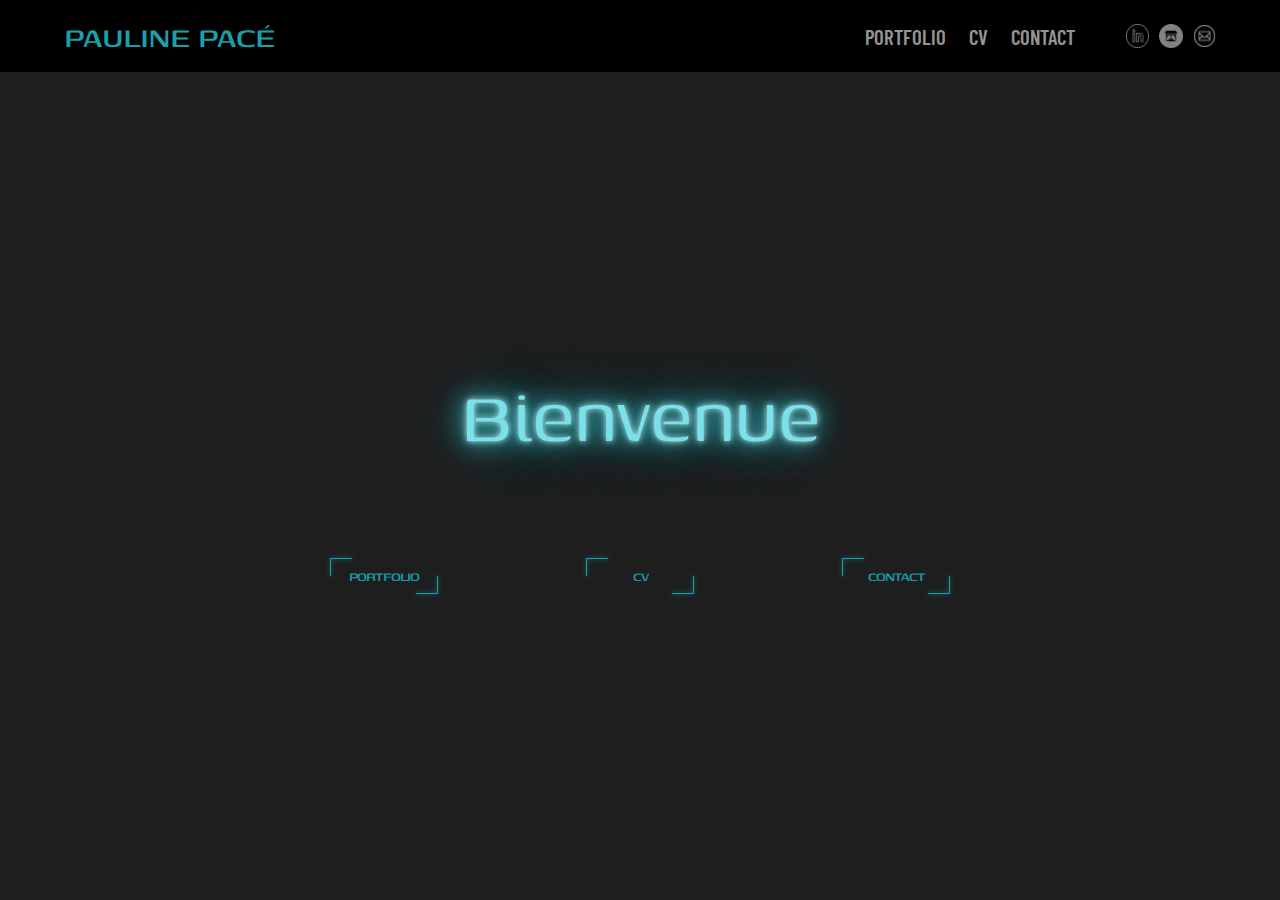
<file: WS_index.html>
<!DOCTYPE html>
<html lang = "fr">

<head>
<meta charset="utf-8">

<link rel="icon" type="image/png" href="WS_img/WS_icons/icon_soul_blue.png">


<link type ="text/css" rel="stylesheet" href ="WS_style/WS_style_general.css">
<link type ="text/css" rel="stylesheet" href="WS_style/WS_style_index.css">

<link rel="preconnect" href="https://fonts.googleapis.com">
<link rel="preconnect" href="https://fonts.gstatic.com" crossorigin>
<link href="https://fonts.googleapis.com/css2?family=Barlow+Condensed:ital,wght@0,100;0,200;0,300;0,400;0,500;0,600;0,700;0,800;0,900;1,100;1,200;1,300;1,400;1,500;1,600;1,700;1,800;1,900&family=Six+Caps&display=swap" rel="stylesheet">

    <link rel="preconnect" href="https://fonts.googleapis.com">
    <link rel="preconnect" href="https://fonts.gstatic.com" crossorigin>
    <link href="https://fonts.googleapis.com/css2?family=Goldman:wght@400;700&display=swap" rel="stylesheet">

    <link rel="preconnect" href="https://fonts.googleapis.com">
    <link rel="preconnect" href="https://fonts.gstatic.com" crossorigin>
    <link href="https://fonts.googleapis.com/css2?family=Rubik+Doodle+Shadow&display=swap" rel="stylesheet">

    <link rel="preconnect" href="https://fonts.googleapis.com">
    <link rel="preconnect" href="https://fonts.gstatic.com" crossorigin>
    <link href="https://fonts.googleapis.com/css2?family=Londrina+Shadow&display=swap" rel="stylesheet">

<link rel="preconnect" href="https://fonts.googleapis.com">
<link rel="preconnect" href="https://fonts.gstatic.com" crossorigin>
<link href="https://fonts.googleapis.com/css2?family=Genos:ital,wght@0,100..900;1,100..900&display=swap" rel="stylesheet">


<meta name="viewport" content="width=device-width, initial-scale=1.0">

<title> Accueil </title>
</head>

<body> 
<header>
    <nav> 
        <div id="navBar">
        <a id="navLogo" target="_self" href="WS_index.html"> Pauline Pacé </a>
        <div class="navMenu">
        <ol class="navList">
            <li> <a href="WS_portfolio.html">Portfolio</a></li>
            <li> <a href="WS_cv.html">CV</a></li>
            <li> <a href="WS_contact.html">Contact</a></li>
        </ol>

        <ol class="navSocials">
            <li> <a target="LinkedinWindow" href="https://www.linkedin.com/in/pauline-pace-4a2717242/"> <img src="WS_img/WS_icons/icon_linkedin_grey_circle_50px.png" alt="Page Linkedin" title="Logo Linkedin"/></a></li>
            <li><a target="Itch.ioWindow" href="https://lytheaa.itch.io/"> <img src="WS_img/WS_icons/icon_itchio_grey_circle_50px.png" alt="Page Itch.io" title="Page Itch.io"/></a></li>
            <li> <a href=”mailto:pauline.pace97@gmail.com”> <img src= "WS_img/WS_icons/icon_email_grey_circle_50px.png" alt="Send Email" title="Email"/></a> </li>
        </ol>
        </div>
        <label id ="burger" alt="menu mobile">☰</label>
        </div>
    </nav>
</header>

<main> 
    <div class="indexPage">
        <div class="titleIndexPage"> 
            <h1>Bienvenue</h1>
        </div>

            <div class="indexButtons">
                <div class="containerButtonGameGrid"> 
                    <a target="_self" href="WS_portfolio.html">
                    <button class="buttonNeon btnNeonGameGrid"><span>Portfolio</span></button></a>
                </div>

                <div class="containerButtonGameGrid"> 
                    <a target="_self" href="WS_cv.html">
                    <button class="buttonNeon btnNeonGameGrid"><span>CV</span></button></a>
                </div>

                <div class="containerButtonGameGrid"> 
                    <a target="_self" href="WS_contact.html">
                    <button class="buttonNeon btnNeonGameGrid"><span>Contact</span></button></a>
                </div>

            </div>
        </div>

    </div>
</main>

<footer> 
    <div class= "footerMenu"> 
        <ol class="footerList">
            <li> <a href="WS_portfolio.html">Portfolio</a></li>
            <li> <a href="WS_cv.html">CV</a></li>
            <li> <a href="WS_contact.html">Contact</a></li>
        </ol>

        <ol class="footerSocials">
            <li> <a target="LinkedinWindow" href="https://www.linkedin.com/in/pauline-pace-4a2717242/"> <img src="WS_img/WS_icons/icon_linkedin_grey_circle_50px.png" alt="Page Linkedin" title="Logo Linkedin"/></a></li>
            <li><a target="Itch.ioWindow" href="https://lytheaa.itch.io/"> <img src="WS_img/WS_icons/icon_itchio_grey_circle_50px.png" alt="Page Itch.io" title="Page Itch.io"/></a></li>
            <li> <a href=”mailto:pauline.pace97@gmail.com”> <img src= "WS_img/WS_icons/icon_email_grey_circle_50px.png" alt="Send Email" title="Email"/></a> </li>
        </ol>   
    </div>
    <p class="copyrightZone"> © Pauline Pacé 2025 </p>

</footer>

</body>

<script src ="WS_JS/WS_JS_general.js"></script> 

</html>
</file>
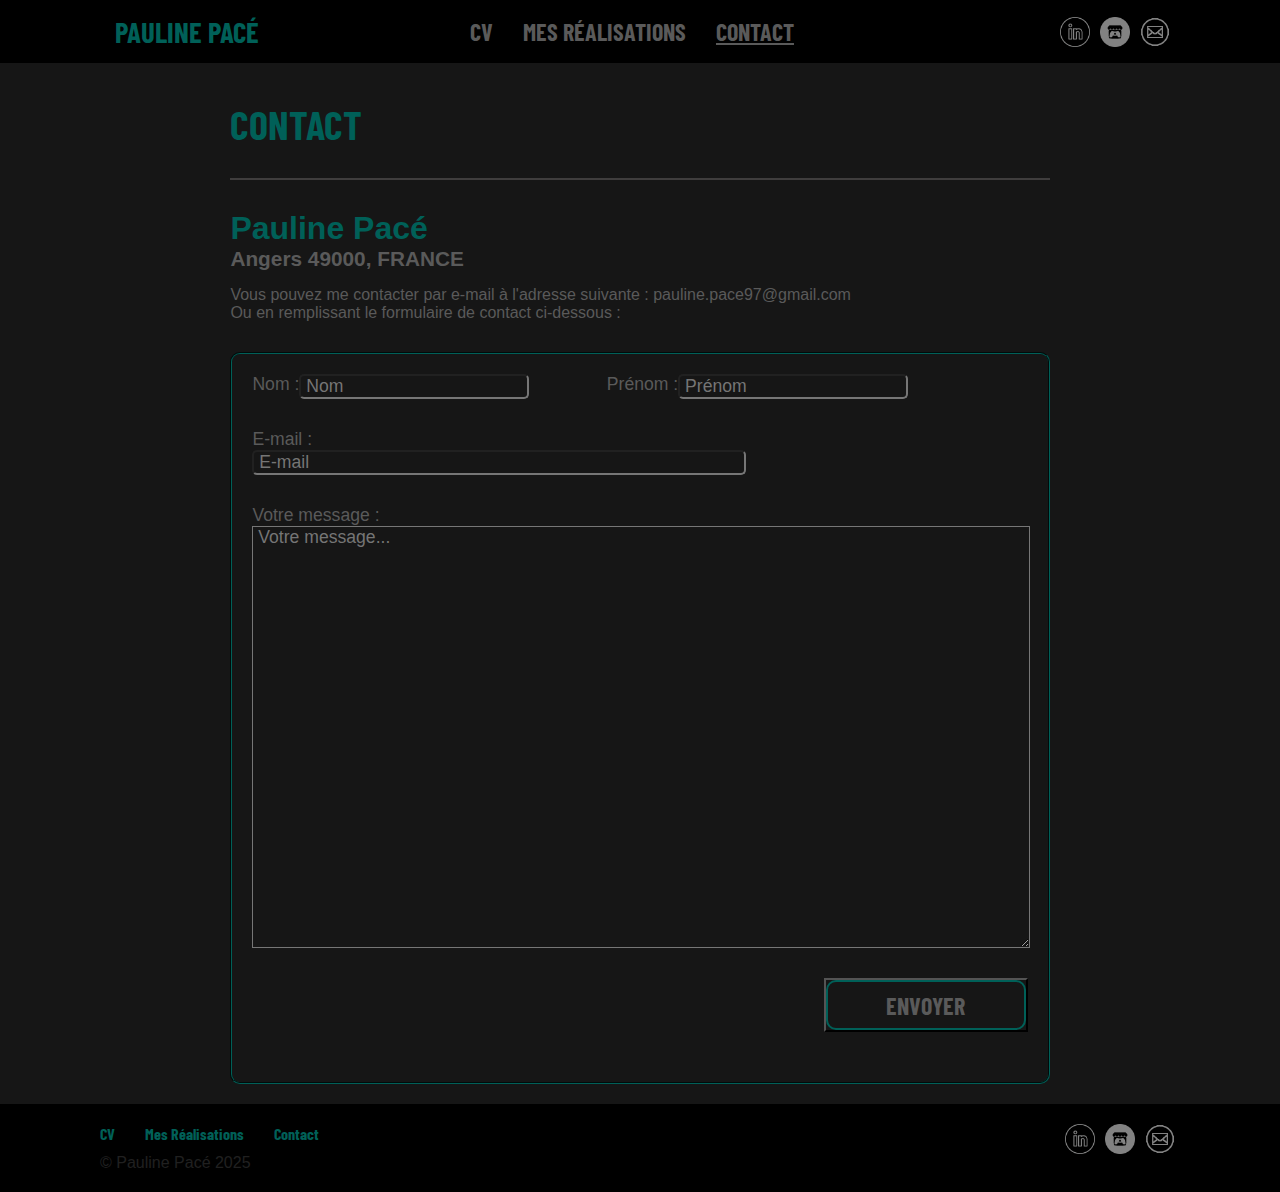
<file: WS_Pcontact.html>
<!DOCTYPE html>
<html lang = "fr">

<head>
    <link rel="icon" type="image/png" href="Img/icon_soul_blue.png">
    <meta charset="utf-8">
    <link type ="text/css" rel="stylesheet" href ="style/WSstyle_general.css">
    <link type ="text/css" rel="stylesheet" href ="style/WSstyle_contact.css">

    <link rel="preconnect" href="https://fonts.googleapis.com">
    <link rel="preconnect" href="https://fonts.gstatic.com" crossorigin>
    <link href="https://fonts.googleapis.com/css2?family=Barlow+Condensed:ital,wght@0,100;0,200;0,300;0,400;0,500;0,600;0,700;0,800;0,900;1,100;1,200;1,300;1,400;1,500;1,600;1,700;1,800;1,900&family=Six+Caps&display=swap" rel="stylesheet">

    <link rel="preconnect" href="https://fonts.googleapis.com">
    <link rel="preconnect" href="https://fonts.gstatic.com" crossorigin>
    <link href="https://fonts.googleapis.com/css2?family=Mystery+Quest&display=swap" rel="stylesheet">

    <title> Mes réalisations </title>
</head>


<header>
    <div class="headerStyle">
        
    </div>
    
</header>

<body>
<nav>
<div class="navbar">
    <div id="logoNavBar"><p>Pauline Pacé</p></div>  
    <ul class="navList">
        <li> <a href="index.html">CV</a></li> 
        <li> <a href="WS_Pprojets.html">Mes Réalisations</a></li> 
        <li id="pageActuelle">  <a href="WS_Pcontact.html">Contact</a></li> 
    </ul>
    <div class="socials">
        <a href="https://www.linkedin.com/in/pauline-pace-4a2717242/"> <img src="Img/icon_linkedin_grey_circle_50px.png" alt="Page Linkedin" title="Logo Linkedin"/></a>
        <a href="https://lytheaa.itch.io/"> <img src="Img/icon_itchio_grey_circle_50px.png" alt="Page Itch.io" title="Page Itch.io"/></a>
        <a href=”mailto:pauline.pace97@gmail.com”> <img src= "Img/icon_email_grey_circle_50px.png" alt="Send Email" title="Email"/></a>
    </div>
</div> 
</nav>

<main> 
    
    <h1> Contact</h1>
    <section>
        <article> 
           <div class="texteContact">
            <h2> Pauline Pacé </h2>
            <h3> Angers 49000, FRANCE</h3>
            <p> Vous pouvez me contacter par e-mail à l'adresse suivante : pauline.pace97@gmail.com</p>
            <p> Ou en remplissant le formulaire de contact ci-dessous :</p>
            </div>
        </article>

    </section>

    <section>
        <form action="" method="post">
            <fieldset class="formulaire"> 
                <div class="nomPrenom">
                    <label for="nom"> <p> Nom : </p> </label> <input type="text" name="nom" id="nom" placeholder=" Nom" size="23" maxlength="20"  required>
                    <label for="prenom"> <p>Prénom : </p> </label> <input type="text" name="prenom" id="prenom" placeholder=" Prénom" size="23" maxlength="20" required>
                </div>
                <div>
                    <label for="email"> <p>E-mail :</p> </label> <input type="email" name="e-mail" id="email" placeholder=" E-mail" size="50" maxlength="50" required> 
                </div>
                <div class="message">
                    <label for="message"><p> Votre message : </p> </label> <textarea name="message" id="message" placeholder=" Votre message..." rows="20" cols="50" maxlength="500" wrap="hard"></textarea>
                </div>
                <div class="buttonSend"> <button class="buttonStyle"><input type="submit" value="Envoyer"> </button></div>
            </fieldset> 
        </form>
        </div>
    </section>

</main>


<footer>
    <div class="footerZone"> 
    <div> <ul class="footerList">
        <li> <a href="index.html">CV</a></li> 
        <li> <a href="WS_Pprojets.html">Mes Réalisations</a></li> 
        <li>  <a href="WS_Pcontact.html">Contact</a></li> 

    </ul></div>
    <div class="socials">
        <a target="LinkedinWindow" href="https://www.linkedin.com/in/pauline-pace-4a2717242/"> <img src="Img/icon_linkedin_grey_circle_50px.png" alt="Page Linkedin" title="Logo Linkedin"/></a>
        <a target="Itch.ioWindow" href="https://lytheaa.itch.io/"> <img src="Img/icon_itchio_grey_circle_50px.png" alt="Page Itch.io" title="Page Itch.io"/></a>
        <a href=”mailto:pauline.pace97@gmail.com”> <img src= "Img/icon_email_grey_circle_50px.png" alt="Send Email" title="Email"/></a>
       
    </div>
</div>
    <div id="CopyrightZone"><p>© Pauline Pacé 2025</p></div>
     </footer>

</body>

</html>
</file>
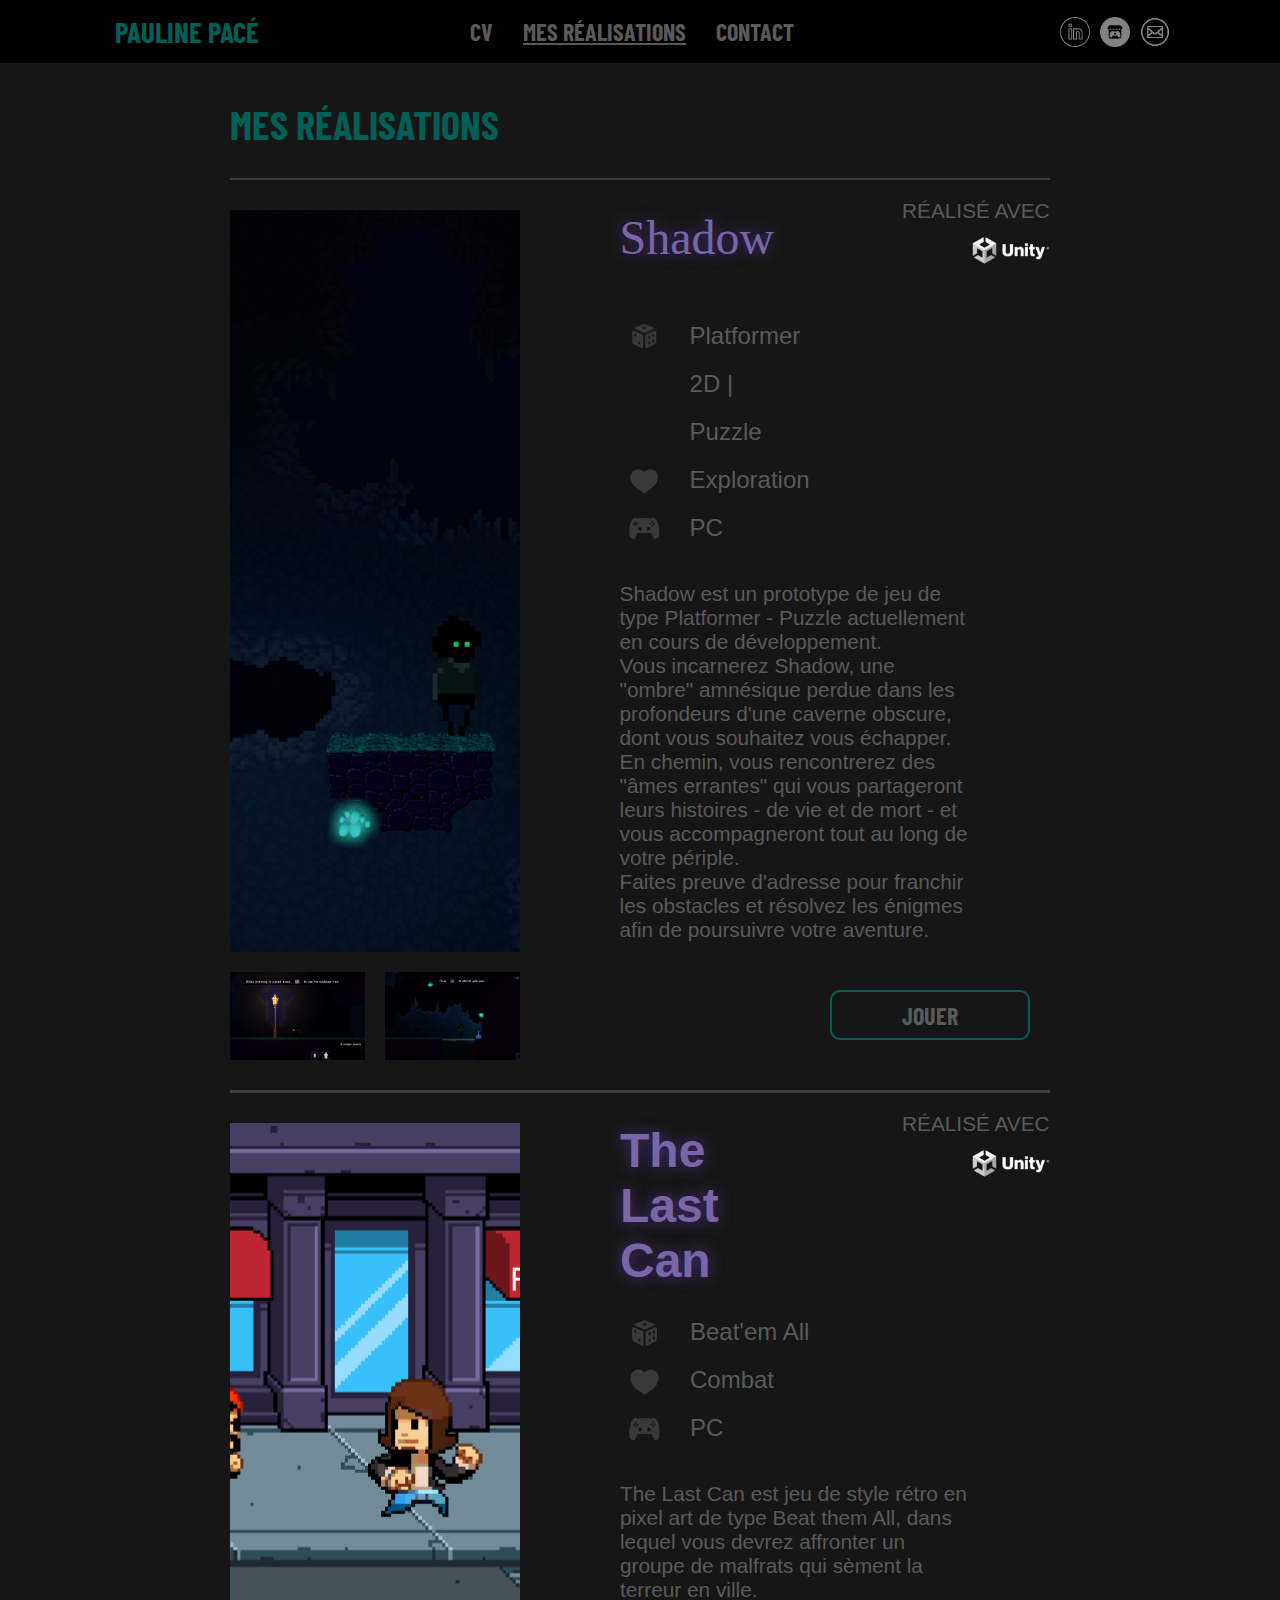
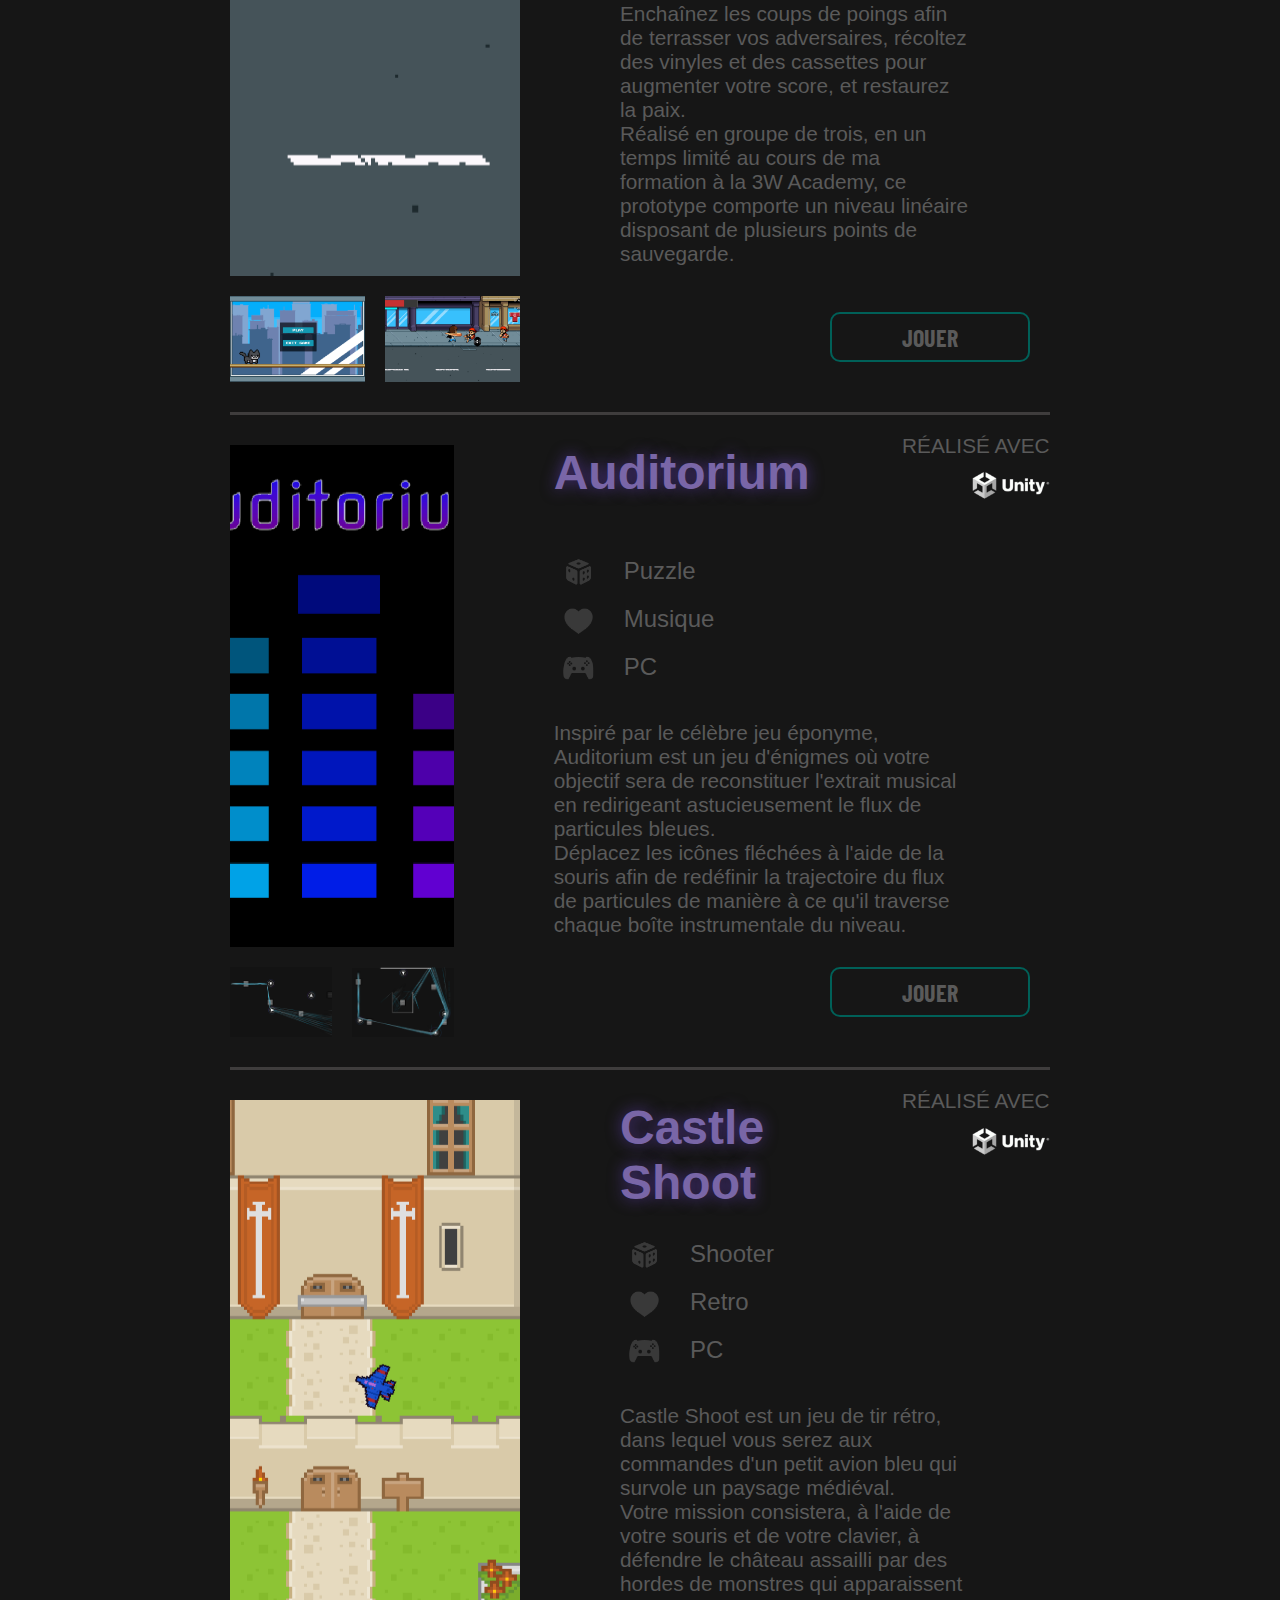
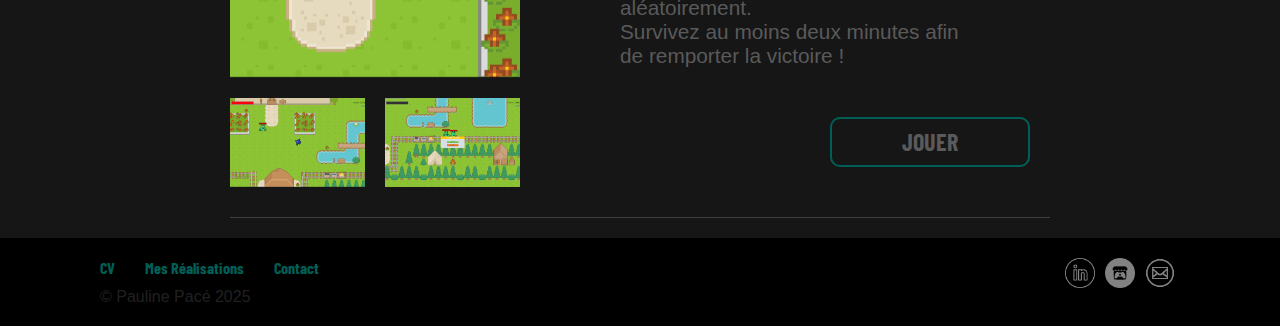
<file: WS_Pprojets.html>
<!DOCTYPE html>
<html lang = "fr">

<head>
    <link rel="icon" type="image/png" href="Img/icon_soul_blue.png">

    <meta charset="utf-8">
    <link type ="text/css" rel="stylesheet" href ="style/WSstyle_general.css">
    <link type ="text/css" rel="stylesheet" href ="style/WSstyle_projects.css">

    <link rel="preconnect" href="https://fonts.googleapis.com">
    <link rel="preconnect" href="https://fonts.gstatic.com" crossorigin>
    <link href="https://fonts.googleapis.com/css2?family=Barlow+Condensed:ital,wght@0,100;0,200;0,300;0,400;0,500;0,600;0,700;0,800;0,900;1,100;1,200;1,300;1,400;1,500;1,600;1,700;1,800;1,900&family=Six+Caps&display=swap" rel="stylesheet">

    <link rel="preconnect" href="https://fonts.googleapis.com">
    <link rel="preconnect" href="https://fonts.gstatic.com" crossorigin>
    <link href="https://fonts.googleapis.com/css2?family=Jolly+Lodger&display=swap" rel="stylesheet">

    <title> Mes réalisations </title>
</head>


<header>
    <div class="headerStyle">
        
    </div>
    
</header>

<body>
<nav>
<div class="navbar">
    <div id="logoNavBar"><p>Pauline Pacé</p></div>  
    <ul class="navList">
        <li> <a href="index.html">CV</a></li> 
        <li id="pageActuelle"> <a href="WS_Pprojets.html">Mes Réalisations</a></li> 
        <li>  <a href="WS_Pcontact.html">Contact</a></li> 
    </ul>
    <div class="socials">
        <a target="LinkedinWindow" href="https://www.linkedin.com/in/pauline-pace-4a2717242/"> <img src="Img/icon_linkedin_grey_circle_50px.png" alt="Page Linkedin" title="Logo Linkedin"/></a>
        <a target="Itch.ioWindow" href="https://lytheaa.itch.io/"> <img src="Img/icon_itchio_grey_circle_50px.png" alt="Page Itch.io" title="Page Itch.io"/></a>
        <a href=”mailto:pauline.pace97@gmail.com”> <img src= "Img/icon_email_grey_circle_50px.png" alt="Send Email" title="Email"/></a>
    </div>
</div> 
</nav>

<main> 
    
    <h1> Mes réalisations </h1>
    <section>
        <article> 
            <div class="gameGrid">
                <div class="firstImageGameGrid" id= "ShadowGif"> <img src="Img/Shadow1.png" alt="Image du jeu Shadow" title="Shadow" /> </div>
                <div class="titleGameGrid">  <h2 id="Shadow"> Shadow </h2></div> 
                <div class ="logiciel"><p>Réalisé avec</p>
                <img src="Img/icon_unity.png" alt ="Unity" title="Unity"></div>
                <div class="listGameGrid"> <ul> 
                    <li id="gameDice"> Platformer 2D | Puzzle</li>
                    <li id ="gameHeart"> Exploration </li>
                    <li id ="controller"> PC</li>
                </ul> </div>
            <div class="pitchGameGrid"> 
                <p> 

                    Shadow est un prototype de jeu de type Platformer - Puzzle actuellement en cours de développement.
                    <br>Vous incarnerez Shadow, une "ombre" amnésique perdue dans les profondeurs d'une caverne obscure, dont vous souhaitez vous échapper. En chemin, vous rencontrerez des "âmes errantes" qui vous partageront leurs histoires - de vie et de mort - et vous accompagneront tout au long de votre périple.
                    <br> Faites preuve d'adresse pour franchir les obstacles et résolvez les énigmes afin de poursuivre votre aventure.
                    </p></div>
            <div class="secondImageGameGrid"> <img src="Img/Shadow2_300pxH.png" alt="Image du jeu Shadow" title="Shadow"/> </div>
            <div class="secondImageGameGrid"> <img src="Img/Shadow3_300pxH.png" alt="Image du jeu Shadow" title="Shadow"/> </div>
            <div class ="containerButtonGameGrid"><a target="ShadowWindow" href="https://lytheaa.itch.io/shadow"> <button class="buttonGameGrid">Jouer</button></a></div>
            </div>
        </article>

        <article> 
            <div class="gameGrid">
                <div class="firstImageGameGrid" id= "TheLastCanGif"> <img src="Img/TheLastCan1.png" alt="Image du jeu The Last Can" title="The Last Can" /> </div>
                <div class="titleGameGrid">  <h2 id="TheLastCan"> The Last Can </h2></div> 
                <div class ="logiciel"><p>Réalisé avec</p>
                <img src="Img/icon_unity.png" alt ="Unity" title="Unity"></div>
                <div class="listGameGrid"> <ul> 
                    <li id="gameDice"> Beat'em All</li>
                    <li id ="gameHeart"> Combat </li>
                    <li id ="controller"> PC</li>
                </ul> </div>
            <div class="pitchGameGrid"> 
                <p> 
                    The Last Can est jeu de style rétro en pixel art de type Beat them All, dans lequel vous devrez affronter un groupe de malfrats qui sèment la terreur en ville. 
                    <br> Enchaînez les coups de poings afin de terrasser vos adversaires, récoltez des vinyles et des cassettes pour augmenter votre score, et restaurez la paix.
                    <br> Réalisé en groupe de trois, en un temps limité au cours de ma formation à la 3W Academy, ce prototype comporte un niveau linéaire disposant de plusieurs points de sauvegarde.
                
                </p></div>
            <div class="secondImageGameGrid"> <img src="Img/TheLastCan2_300pxH.png" alt="Image du jeu The Last Can" title="The Last Can"/> </div>
            <div class="secondImageGameGrid"> <img src="Img/TheLastCan3_300pxH.png" alt="Image du jeu The Last Can" title="The Last Can"/> </div>
            <div class ="containerButtonGameGrid"><a target="ThelastCanWindow" href="https://lytheaa.itch.io/the-last-can"> <button class="buttonGameGrid">Jouer</button></a></div>
            </div>
        </article>

        <article> 
            <div class="gameGrid">
                <div class="firstImageGameGrid" id= "AuditoriumGif"> <img src="Img/Auditorium1.png" alt="Image du jeu Auditorium" title="Auditorium" /> </div>
                <div class="titleGameGrid">  <h2 id="Auditorium"> Auditorium </h2></div> 
                <div class ="logiciel"><p>Réalisé avec</p>
                <img src="Img/icon_unity.png" alt ="Unity" title="Unity"></div>
                <div class="listGameGrid"> <ul> 
                    <li id="gameDice"> Puzzle</li>
                    <li id ="gameHeart"> Musique </li>
                    <li id ="controller"> PC</li>
                </ul> </div>
            <div class="pitchGameGrid"> 
                <p> 
                    Inspiré par le célèbre jeu éponyme, Auditorium est un jeu d'énigmes où votre objectif sera de reconstituer l'extrait musical en redirigeant astucieusement le flux de particules bleues.
                    <br>Déplacez les icônes fléchées à l'aide de la souris afin de redéfinir la trajectoire du flux de particules  de manière à ce qu'il traverse chaque boîte instrumentale du niveau. 
                    
                </p></div>
            <div class="secondImageGameGrid"> <img src="Img/Auditorium2_300pxH.png" alt="Image du jeu Auditorium" title="Auditorium"/> </div>
            <div class="secondImageGameGrid"> <img src="Img/Auditorium3_300pxH.png" alt="Image du jeu Auditorium" title="Auditorium"/> </div>
            <div class ="containerButtonGameGrid"><a target="AuditoriumWindow"href="https://lytheaa.itch.io/auditorium-puzzle"> <button class="buttonGameGrid">Jouer</button></a></div>
            </div>
        </article>

        <article> 
            <div class="gameGrid">
                <div class="firstImageGameGrid" id= "CastleShootGif"> <img src="Img/CastleShoot1.png" alt="Image du jeu Castle Shoot" title="Castle Shoot" /> </div>
                <div class="titleGameGrid">  <h2 id="Castle Shoot"> Castle Shoot </h2></div> 
                <div class ="logiciel"><p>Réalisé avec</p>
                <img src="Img/icon_unity.png" alt ="Unity" title="Unity"></div>
                <div class="listGameGrid"> <ul> 
                    <li id="gameDice"> Shooter</li>
                    <li id ="gameHeart"> Retro </li>
                    <li id ="controller"> PC</li>
                </ul> </div>
            <div class="pitchGameGrid"> 
                <p> 
                    Castle Shoot est un jeu de tir rétro, dans lequel vous serez aux commandes d'un petit avion bleu qui survole un paysage médiéval.  
                    <br>Votre mission consistera, à l'aide de votre souris et de votre clavier, à défendre le château assailli par des hordes de monstres qui apparaissent aléatoirement.
                    <br> Survivez au moins deux minutes afin de remporter la victoire !
                </p></div>
            <div class="secondImageGameGrid"> <img src="Img/CastleShoot2_300pxH.png" alt="Image du jeu Castle Shoot" title="Castle Shoot"/> </div>
            <div class="secondImageGameGrid"> <img src="Img/CastleShoot3_300pxH.png" alt="Image du jeu Castle Shoot" title="Castle Shoot"/> </div>
            <div class ="containerButtonGameGrid"><a target="CastleShootWindow"href="https://lytheaa.itch.io/castle-shoot"> <button class="buttonGameGrid">Jouer</button></a></div>
            </div>
        </article>


    </section>

    <section>

    </section>

</main>


<footer>
    <div class="footerZone"> 
    <div> <ul class="footerList">
        <li> <a href="index.html">CV</a></li> 
        <li> <a href="WS_Pprojets.html">Mes Réalisations</a></li> 
        <li>  <a href="WS_Pcontact.html">Contact</a></li> 

    </ul></div>
    <div class="socials">
        <a href="https://www.linkedin.com/in/pauline-pace-4a2717242/"> <img src="Img/icon_linkedin_grey_circle_50px.png" alt="Page Linkedin" title="Logo Linkedin"/></a>
        <a href="https://lytheaa.itch.io/"> <img src="Img/icon_itchio_grey_circle_50px.png" alt="Page Itch.io" title="Page Itch.io"/></a>
        <a href=”mailto:pauline.pace97@gmail.com”> <img src= "Img/icon_email_grey_circle_50px.png" alt="Send Email" title="Email"/></a>
       
    </div>
</div>
    <div id="CopyrightZone"><p>© Pauline Pacé 2025</p></div>

</footer>

</body>
</html>
</file>
<file: style/WSstyle_general.css>
* {
    font-family: 'Gill Sans', 'Gill Sans MT', 'Calibri', 'Trebuchet MS', sans-serif;
    padding: 0;
    margin: 0;
    background-color: rgba(22, 22, 22, 1); 
}

/*****SECTION BARRE DE NAVIGATION ****/

.navbar {
    z-index : 1;
    background-color: rgb(0, 0, 0);

    display: flex;
    flex-direction: row;
    flex-wrap:nowrap;
    align-items: center;
    justify-content: space-around;
    position:fixed; 
    width: 100%;
    height: 7%;
    top:0; 
}
#logoNavBar {
    display: flex;
    flex-wrap: nowrap;
    align-items: center;
    flex-direction: row;
    background-color: rgb(0, 0, 0);
    
}

#logoNavBar p {
    font-family: "Barlow Condensed", serif;
    font-weight: 700;
    font-style: normal;
    text-transform:uppercase;
    color: rgba(0, 96, 88, 1);
    background-color: rgb(0, 0, 0);
    text-decoration: none;
    font-size: 1.8rem;
    padding-left: 10px;
    width : 100%
}
#logoNavBar img {
    background-color:  rgb(0, 0, 0);
    width: 10%;
}

.navList {
    margin-right: 50px;
    display: flex;
    list-style: none;
    gap:30px;
    background-color: rgb(0, 0, 0);
}

.navList li {
    background-color: transparent;
}
.navList li a {
    background-color: rgb(0, 0, 0);
    text-decoration: none;
    font-size: 1.5rem;
    font-family: "Barlow Condensed", serif;
    font-weight: 700;
    font-style: normal;
    text-transform:uppercase;
    color:rgb(90, 90, 90);
}

.socials {
    display: flex;
    flex-wrap: nowrap;
    
}
.socials a {
    background-color: transparent;
}
.socials img {
    display: flex;
    justify-content: flex end;
    padding: 0 5px 0 5px ;
    width: 30px;
    height: 30px;
    object-fit: contain;
    background-color: rgb(0, 0, 0);

}

/*****SECTION MAIN  ****/

main {
    padding: 50px 0px 20px 0px;
    margin :auto 18%;
    height : auto;
    
}

h1 {
    font-family: "Barlow Condensed", serif;
    font-weight: 700;
    font-style: normal;
    text-transform:uppercase;
    font-size: 2.5rem;
    color: rgba(0, 96, 88, 1);
    margin: 50px 0px 30px 0px;
}

/***** SECTION FOOTER *****/

footer {
    padding: 20px 100px 20px 100px;
    background-color: rgb(0, 0, 0);
    position: sticky;
}

footer div {
    background-color: rgb(0, 0, 0);
}

.footerZone {
background-color: rgb(0, 0, 0);
display: flex;
flex-direction: row;
justify-content: space-between;
}

.footerList{
    background-color: rgb(0, 0, 0);
    display: flex ;
    flex-direction: row;
    gap:30px;
}
.footerList li {
    background-color: transparent;
}

.footerList li a {
    background-color: rgb(0, 0, 0);
    color: rgba(0, 96, 88, 1);;
    font-size: 1rem; 
    text-decoration: none;
    font-family: "Barlow Condensed", serif;
    font-weight: 700;
    font-style: normal;
}

.footerList li::marker {
    content: "";
}

#CopyrightZone p {
    background-color: rgb(0, 0, 0);
    font-size: 1rem;
    color: rgb(32, 32, 32);
}
</file>
<file: style/WSstyle_cv.css>
/***** GENERAL - PAGE EN COURS D'AFFICHAGE *****/

#pageActuelle a {
    text-decoration: underline;
}
/***** SECTION JEUX PAR GRID *****/

.cvGrid {
    
    padding: 30px 0px 50px 0px;

    display: grid;
    justify-content:space-around;
    grid-template-columns: 1fr 3fr;
    grid-template-rows : 0.5fr 0.5fr 0.5fr 1fr  ;
    gap: 30px; 

}
.portrait {
    grid-row : 1/3;
    padding: 10px 10px 10px 10px; 
    display: flex;
    justify-content: center;
    align-items : flex-end; 
}
.portrait img {
    width: 90%;
    height:90%;
    object-fit: cover;   
}

.cvGrid * {
    color: rgb(90, 90, 90); 
}

.cvGrid h1 {
    color:rgba(0, 96, 88, 1);
    font-size: 3.5rem;
}

.cvGrid h2 {
    color:rgba(0, 96, 88, 1);
    border-bottom: 1px solid rgb(90, 90, 90) ;
    padding: 0 0 10px 0;
    margin: 0 0 15px 0;
}
.cvGrid li {
    line-height: 1.4;
}

.Name {
    display: flex;
    flex-direction: column;
    justify-content: center;
    padding-top: 25px;
    
}
.Name h2{
    border-style: none;
}

.title_year{
    display:flex;
    flex-direction: row;
    justify-content: space-between;
}

.years {
    text-transform:uppercase;
}

.place{
    padding-bottom: 10px;
}

.cvGrid ul {
    padding-left: 20px ;
    padding-right: 30px; 
    padding-bottom: 30px;
}
</file>
<file: style/WSstyle_contact.css>
/***** GENERAL - PAGE EN COURS D'AFFICHAGE *****/
#pageActuelle a {
    text-decoration: underline;
}
/***** GENERAL - TEXTES *****/

.texteContact {
    border-top: 2px solid rgb(63, 61, 61);
    padding: 30px 0px 30px 0px;
}

.texteContact h2 {
    color:rgba(0, 96, 88, 1);
    font-size: 2rem;
}
.texteContact h3 {
    font-size: 1.3rem;
    color: rgb(90, 90, 90);
    padding-bottom: 15px;
}

.texteContact p {
    font-size: 1rem;
    color: rgb(90, 90, 90);
}

.formulaire p {
    font-size: 1.1rem;
    color: rgb(90, 90, 90);
}
/***** FORMULAIRE DE CONTACT *****/

.formulaire {
    border-color: rgba(0, 96, 88, 1);
    padding: 20px 20px 20px 20px;     
    border-radius : 10px;
}


.formulaire input {
    border-radius : 5px;
    font-size: 1.1rem;
    color: rgb(207, 207, 207);
}

.formulaire div {
    margin-bottom: 30px;
}

.nomPrenom {
    display: flex;
    flex-direction: row;
    
}
.nomPrenom input {
    margin-right: 10%;
}


.message {
    display: flex ;
    flex-direction: column;
    
}
.message textarea {
    width: 100%;
    font-size: 1.1rem;
    color: rgb(207, 207, 207);
    
}

.buttonSend {
    display:flex; 
    justify-content: flex-end;
}
.buttonSend input {
    width: 200px;
    height: 50px;
    background-color: rgba(22, 22, 22, 1);
    border : 2px solid rgba(0, 96, 88, 1);
    border-radius : 10px;     
    font-family: "Barlow Condensed", serif;
    font-weight: 700;
    font-style: normal;
    font-size: 1.5rem;
    color: rgb(90, 90, 90);
    text-transform:uppercase;
    text-decoration: none;
}
</file>
<file: WS_style/WS_style_general.css>
/*PARAMETRES GENERAUX*/

*{
    font-family: 'Gill Sans', 'Gill Sans MT', 'Calibri', 'Trebuchet MS', sans-serif;;
    color: rgb(148, 148, 148); 
    padding: 0;
    margin: 0;    
}

a {
    text-decoration: none;
}

li {
    list-style-type: none;
}

h1 {
    /* font-family: "Barlow Condensed", serif;
    font-weight: 500; */

    /* font-family: "Goldman", sans-serif;
    font-weight: 200;
    font-style: normal; */
    /* letter-spacing: -1px; */

    font-family: "Genos", sans-serif;
    font-optical-sizing: auto;
    font-weight: 400;
    font-style: normal;

    font-size: 4vh;
    color: #1aa0ac;
    
}

h2 {
    
    /* font-family: "Goldman", sans-serif;
    font-weight: 200;
    font-style: normal; */

    font-family: "Genos", sans-serif;
    font-optical-sizing: auto;
    font-weight: 400;
    font-style: normal;


    /* font-family: "Barlow Condensed", serif;
    text-transform:uppercase ;
    font-weight: 500; */
    color: #1aa0ac;
    font-weight: 500;
    font-size: 3vh;
}

h3 {
    font-size: 1.6vh;
}


p {
    font-size: 1.6vh;
    
}


body {
    background-color: rgb(30, 30, 30);
}

/* POLICES - GENERAL RESPONSIVE */ 

@media screen and (max-width: 900px)
{ 

    p {
        font-size: 2.2vh;
    }

 }


/* MAIN - PARAMETRES GENERAUX : PC */

main {
margin: 10vh 20vw 10vh 20vw;
}

/* MAIN - PARAMETRES GENERAUX : RESPONSIVE */

@media screen and (max-width: 900px)
{    
    main {
    margin: 10vh 8vw 10vh 8vw;
}

}

/*BARRE DE NAVIGATION : AFFICHAGE PC*/

nav {
    width: 100vw;
    height: 8vh;
    background-color: black ;

    position: fixed;
    top: 0;
    z-index: 5;
}

#navBar {
    height: inherit;
    margin: 0vw 5vw 0vw 5vw; 

    display: flex;
    flex-direction: row;
    justify-content: space-between;
    align-items: center; 
}

#navLogo {
    font-size: 4vh;
    color: rgb(26, 160, 172);

    /* font-family: "Goldman", sans-serif;
    font-weight: 200;
    font-style: normal;
    letter-spacing: -1px;
     */

       /* font-family: "Tourney", sans-serif;
    font-optical-sizing: auto;
    font-weight:500;
    font-style: normal; */
  /* font-variation-settings:
    "wdth" 100; */

    font-family: "Genos", sans-serif;
    font-optical-sizing: auto;
    font-weight: 500;
    font-style: normal;
        letter-spacing: -1px;

    text-transform:uppercase;

    /* font-family: "Barlow Condensed", serif;
    font-weight: 500; */
}

#navLogo:hover {

      /* font-family: "Rubik Doodle Shadow", system-ui;
  font-weight: 400;
  font-style: normal; */

    color: rgb(122, 225, 235) ;
    text-shadow: 
    0 0 6px rgba(203, 248, 247, 0.92),
    0 0 30px rgba(202,228,225,0.34),
    0 0 12px rgba(26,160,172,0.52),
    0 0 21px rgba(26,160,172,0.92),
    0 0 34px rgba(26,160,172,0.78),
    0 0 54px rgba(26,160,172,0.92);
        /* text-shadow:0px 0px 10px #1aa0ac; */

}

nav ol {
    display: flex;
    flex-direction: row;
    align-items: center;
}

.navMenu {
    display: flex;
    flex-direction: row;
}

.navList {
    gap : 1.8vw;
    margin-right: 4vw;
}

.navList li a {
    font-family: "Barlow Condensed", serif;
    font-size: 2.3vh;
    font-weight: 600;
    text-transform:uppercase;    
}

.navList li a:hover {
    color: rgb(202, 202, 202); 
}

#pageActuelle a {
    color: rgb(202, 202, 202); 
 
}

.navSocials {
    gap: 10px;
}

.navSocials img {
    height: 2.6vh;
    display: flex;
    align-items: flex-end;
}

#burger {
    display: none;
}

/* BARRE DE NAVIGATION : RESPONSIVE */

@media screen and (max-width: 900px)
{    
    #burger {
        display: block;
        position: absolute;
        right: 5vw;
        
        color : whitesmoke;
        font-size: 3.8vh;
        cursor: pointer;         
    }
    
    .navMenu{
        top:0;
        left:0;
        
        position : absolute;
        display: flex ;
        flex-direction: column;
        justify-content: center;
        align-items: center;
        
        background-color: rgba(0, 0, 0, 0.795);
        backdrop-filter: blur(7px);
        
        width: 100vw;
        height: 100vh;
        
        margin-left: -100vw; 
        transition: all 0.5s ease; 
    }
    .navMenu ol {
        display: flex;
        flex-direction: column;
    }
    .navList{
        margin: 0;
    }
    
    .navList li {
        margin-top: 5vh;
        
    }
    .navList li a {
        font-size: 8vw;
    }
    
    .navMenu .navSocials {
        display: flex ;
        flex-direction: row;
        margin-top: 15vh;       
    }
    
    .navMenu .navSocials img {
        height:6vw;
    }
    
    .mobile-menu {
        margin-left: 0;        
    }

}

/*FOOTER - PARAMETRES GENERAUX : PC */

footer {
    position: sticky;
    width: 100vw;
    background-color: black;
    padding: 1vh 0 1vh 0; 
    
}

.footerMenu {    
    display: flex;
    flex-direction: row;
    justify-content: space-between;
    margin: 0 5vw 0 5vw;
}

.footerMenu ol {
    display: flex;
    flex-direction: row;
    align-items: center;
}

.footerList {
    gap: 10px;
}

.footerList li a 
{
    color: #1aa0ac;
    font-family: "Barlow Condensed", serif;
    font-weight: 600;
    font-size: 1.7vh;
}
.footerList li a:hover {
    color: rgb(175, 174, 174); 
}

.footerSocials {    
    gap : 5px
}

.footerSocials img {
    display: flex;
    height: 2.3vh;
}

.copyrightZone {
    margin: 1vh 0 0 5vw;
    font-size: 1.3vh;
}



/* FOOTER - RESPONSIVE */

@media screen and (max-width: 800px)
{ 
    .footerMenu{
        display: none;
    }
}


/* BOUTONS NEONS */

.buttonNeon {
    /* color: #fff; */
    /* width: 120px; */
    width: 12vh;

    height: 4vh;
    /* padding: 10px 25px; */
    background: transparent;
    cursor: pointer;
    transition: all 0.3s ease;
    position: relative;
    /* display: inline-block; */
    font-size: 1.8vh;
    
    cursor: pointer;
    text-transform:uppercase;
}


.btnNeonGameGrid {
    padding: 0;
    border: none; 
}

.btnNeonGameGrid span {
    position: relative;
    display: block;
    width: 100%;
    height: 100%;

    color: #1aa0ac ;
    /* font-family: "Barlow Condensed", serif; 
    font-weight: 500; */

    font-family: "Genos", sans-serif;
    font-optical-sizing: auto;
    font-weight: 500;
    font-style: normal;
    letter-spacing: -1px;

    display: flex;
    justify-content: center;
    align-items: center;

}
.btnNeonGameGrid:before,
.btnNeonGameGrid:after {
  position: absolute;
  content: "";
  right: 0;
  bottom: 0;
  background: #1aa0ac;
  box-shadow: 0 0 5px #1aa0ac;
  transition: all 0.3s ease;
}
.btnNeonGameGrid:before{
   height: 50%;
   width: 1px;
}
.btnNeonGameGrid:after {
  width: 20%;
  height: 1px;
}
.btnNeonGameGrid:hover:before {
  height: 100%;
}
.btnNeonGameGrid:hover:after {
  width: 100%;
}
.btnNeonGameGrid span:before,
.btnNeonGameGrid span:after {
  position: absolute;
  content: "";
  left: 0;
  top: 0;
  background: #1aa0ac;
  box-shadow: 0 0 5px #1aa0ac;
  transition: all 0.3s ease;
}
.btnNeonGameGrid span:before {
  width: 1px;
  height: 50%;
}
.btnNeonGameGrid span:after {
  height: 1px;
  width: 20%;
}
.btnNeonGameGrid span:hover:before {
  height: 100%;
}
.btnNeonGameGrid span:hover:after {
  width: 100%;
}
</file>
<file: WS_style/WS_style_CV.css>
/*CVGRID - GENERAL*/
.cvGrid {
    display: grid;
    grid-template-columns: 1fr 3fr;
    gap: 1.5vh;
}

.enTeteCvGrid {
    display: flex;
    flex-direction: row;
    align-items: center;
    /* border: 1px solid blue;  */
    grid-column: 1/3;
}

#portrait {
    display: flex;
    justify-content: center;
    align-items: center;
    /* border: 1px solid blue;  */
    max-width: 15vw;
}

#portrait img {
    height: 90%;
    width: 90%;
    object-fit: contain;
    border-radius: 10px;
}

.titleCvGrid {
    padding-left: 2vw;
}

.titleYear{
    display: flex;
    flex-direction: row;
    justify-content: space-between;
    align-items: center;
    margin-top: 2vh;

}

.place {
    margin-bottom: 1vh;
}

#galerieSpecialCvGrid{
    margin-top:0;
}


/*CVGRID - TEXTES */ 

#Name {
    text-transform: uppercase;
}

#Work {
    font-size: 3vh;
}

.cvGrid h2 {
    font-size: 2.5vh;
    border-bottom: 1px solid rgb(90, 90, 90) ;
    padding-bottom: 0.5vh;
    margin-bottom: 1vh;
    margin-top:1vh;
}

.cvGrid p {
    text-align: justify;
    font-size: 1.6vh;
    line-height: 2.1vh;

}

.resumeCvGrid {
    grid-column: 1/3;
}

.cvGrid li {
    font-size: 1.6vh;
    line-height: 2.1vh;
    list-style: inside;
}

/* VERSION RESPONSIVE */ 
@media screen and (max-width: 1000px)
{
.cvGrid {
    display: flex;
    flex-direction: column;
}

.enTeteCvGrid {
    display: flex;
    flex-direction: row;
    justify-content: center;
}

#portrait {
    max-width: 30vw;
}

.titleCvGrid{
    display: flex;
    flex-direction: column;
    justify-content: center;
}

.logicielsCompetencesCvGrid{
    display: grid;
    grid-template-columns: 1fr 1fr;
    gap:5vw;
}

.languesLoisirsCvGrid {
    display: grid;
    grid-template-columns: 1fr 1fr;
    gap:5vw;
}




/*VERSION RESPONSIVE ORDER */

.enTeteCvGrid{
    order:1; 
}

.resumeCvGrid {
    order:2; 
}

.experiencesCvGrid {
    order:3; 
}

.formationCvGrid {
    order:4; 
}
.logicielsCompetencesCvGrid{
order:5;
}

.languesLoisirsCvGrid {
    order:6;
}



}
</file>
<file: WS_style/WS_style_contact.css>
/***** GENERAL - TEXTES *****/

h1 {
    border-bottom: 1px solid rgba(175, 174, 174, 0.486);  
    padding-bottom: 1vh;
    margin-bottom: 2vh;
}

h2 {
    text-transform:uppercase;
}


.texteContact {
    line-height: 2.5vh;
}

.formulaire p {
    font-size: 1.5vh;
}
/***** FORMULAIRE DE CONTACT *****/

.formulaire {
    border: 1px solid #1aa0ac;
    padding: 2vh 2vh 2vh 2vh;     
    /* border-radius : 10px;  */
    max-width: 80vw;
    margin-top: 2vh;
    padding: 2vh 2vw 2vh 2vw;

}

.formulaire input {
    border: 1px solid #1aa0ac;
    /* border-radius : 5px; */
    font-size: 1.5vh;
    background-color: transparent;
}

.formulaire div {
    margin-bottom: 1vh;
}

.nomPrenom {
    display: flex;
    flex-direction: row;
}

.nomPrenom input {
    margin-right: 5vw;
}

.message textarea {
    width: 100%;
    font-size: 1.5vh;
    background-color: transparent;
    border-color: #1aa0ac;
    /* border-radius : 5px;     */
    max-height: 40vh;
}

.containerButtonSend{
    display:flex; 
    justify-content: flex-end;
    margin-top: 2vh;
}

.containerButtonSend input {
    font-family: "Barlow Condensed", serif;
    font-size: 1.8vh;
    font-weight: 600;
    text-transform:uppercase;

    border: none;
} 
@media screen and (max-width: 1000px)
{

    .nomPrenom {
    display: flex;
    flex-direction: column;
    max-width: 50vw;
    /* line-height: 3vh; */
    }

    .nomPrenom input {
        margin-bottom: 2vh
    }

    .email {
    max-width: 50vw;
    } 


    .buttonSend {
    width: 18vw;

    }
}
</file>
<file: WS_style/WS_style_index.css>
/* main {
  border: 1px solid blue;
} */

.indexPage {
  display: flex;
  flex-direction: column;
}
.titleIndexPage {
  display: flex;
  justify-content: center;
  align-content: center;
  align-items: center;
  /* border: 2px solid red; */

  margin-top: 30vh;

}
.titleIndexPage h1 {
  font-size: 10vh;
  color: rgb(122, 225, 235) ;
  text-shadow: 
  0 0 6px rgba(203, 248, 247, 0.92),
  0 0 30px rgba(202,228,225,0.34),
  0 0 12px rgba(26,160,172,0.52),
  0 0 21px rgba(26,160,172,0.92),
  0 0 34px rgba(26,160,172,0.78),
  0 0 54px rgba(26,160,172,0.92);
  
  animation-duration: 5s;
  animation-name: fondu;
  animation-iteration-count: 1;

} 

.indexButtons {
  display: flex;
  flex-direction: row;
  justify-content: space-around;

  animation-duration: 5s;
  animation-name: fondu;
  animation-iteration-count: 1;

  margin-top: 10vh;

}


footer {
  display: none;
}

/* RESPONSIVE */

@media screen and (max-width: 800px)
{ 

  .titleIndexPage {
    margin-top: 20vh;
  }

.indexButtons {
  display: flex;
  flex-direction: column;
  /* justify-content: center; */
  align-items: center ;

  gap: 4vh;
}
}

/*ANIMATIONS */

@keyframes fondu {
  from{
    opacity: 0;
  }

  to {
    opacity:1; 
  }
}


/* @keyframes flash {

  0%,  20%, 34%, 41% {
  {
    box-shadow: none;
  }

} */
/* @keyframes slideRight {

  from {
    margin-left:-100vw;
  }

  to {
    margin-left:0;
  }
} */
</file>
<file: style/WSstyle_projects.css>
/***** GENERAL - PAGE EN COURS D'AFFICHAGE *****/
#pageActuelle a {
    text-decoration: underline;
}

/***** TITRES DES JEUX *****/
#Shadow{
  font-family: "Freckle Face", serif;
  font-weight: 400;
  font-style: normal;
}

#

/***** GIFS DES JEUX *****/

.firstImageGameGrid#ShadowGif img:hover {
    content: url("../Img/gifs/Shadow1.gif");
}

.firstImageGameGrid#TheLastCanGif img:hover {
    content: url("../Img/gifs/TheLastCan1.gif");
}

.firstImageGameGrid#AuditoriumGif img:hover {
    content: url("../Img/gifs/Auditorium1.gif");
}

.firstImageGameGrid#CastleShootGif img:hover {
    content: url("../Img/gifs/CastleShoot1.gif");
}

/***** GRID JEUX GENERAL *****/
.gameGrid {
    border-top: 2px solid rgb(63, 61, 61);
    border-bottom: 1px solid rgb(63, 61, 61);
    padding: 30px 0px 30px 0px;
    display: grid;
    justify-content:space-around;
    grid-template-columns: 1.5fr 1.5fr 3fr 1fr ;
    grid-template-rows : auto;
    /*grid-template-rows : 0.5fr 0.5fr 0.1fr 0.1fr;*/
    
    gap: 20px; 
    
}


/***** GRID JEUX TEXTES *****/

.gameGrid h2{
    display:flex; 
    justify-content:flex-start;
    align-items: center;
    
    color:rgb(121, 102, 167);
    text-shadow:0 0 0.3em rgba(88, 58, 158, 0.8); ;
    padding-left : 80px;
    font-size:3rem;

}

.gameGrid p{

    font-size: 1.3rem;
    color: rgb(90, 90, 90);
}

.pitchGameGrid {
    display:flex; 
    justify-content:flex-start;
    align-items: center;
    grid-column: 3/5;
    
    padding : 10px 80px 10px 80px;
}


/***** GRID JEUX LISTE *****/


.listGameGrid ul {  
    color: rgb(90, 90, 90);
    font-size: 1.5rem;
    padding-left: 150px;
    line-height: 2;
    list-style: none;
} 

.listGameGrid li::before {
    content: '';
    display: flex;
    flex-direction: row ;
    align-items: center;
    align-content: center;
    position: absolute; 
    height: 1.9rem;
    width: 1.9rem;
    
    transform: translate(-200%, 30%);
}

.listGameGrid li#gameDice::before {
    background: url("../Img/icon_dice_grey_50px.png");
    background-size: cover;
}


.listGameGrid li#gameHeart::before {
    background: url("../Img/icon_heart_grey_50px.png");
    background-size: cover;
}

.listGameGrid li#controller::before {
    background : url("../Img/icon_controller_grey_50px.png");
    background-size: cover;
}


/***** GRID JEUX IMAGES *****/

.logiciel  {
    display: flex;
    flex-direction: column;
    align-items : flex-end; 
    text-transform:uppercase;
    line-height: 0.1;
}

.logiciel img {
    width: 80px;
    background-color: transparent;
}


.firstImageGameGrid {
    
    display: flex;
    align-items: flex-end;
    grid-column: 1/3;
    grid-row : 1/4;
    /*padding: 10px 10px 10px 10px; */
}

.firstImageGameGrid  img {
    
    width: 100%;
    height:100%;
    object-fit: cover;
    
    /*object-fit: contain;*/
 

}


.secondImageGameGrid{
    /*padding: 0px 10px 10px 10px;*/
    grid-row: 4/5
}
.secondImageGameGrid img {
    width: 100%;
    height: 100%;
    object-fit: cover;
/*
    object-fit: contain;
*/
}

/***** GRID JEUX BOUTON *****/

.containerButtonGameGrid{
    grid-column: 4/5; 
    display: flex;
    justify-content: flex-end;
    align-items : flex-end; 

    padding: 0px 20px 20px 0px; 
}



.buttonGameGrid {
    width: 200px;
    height: 50px;
    background-color: rgba(22, 22, 22, 1);
    border : 2px solid rgba(0, 96, 88, 1);
    border-radius : 10px; 
    
    font-family: "Barlow Condensed", serif;
    font-weight: 700;
    font-style: normal;
    font-size: 1.5rem;
    color: rgb(90, 90, 90);
    text-transform:uppercase;
    text-decoration: none;


}
</file>
